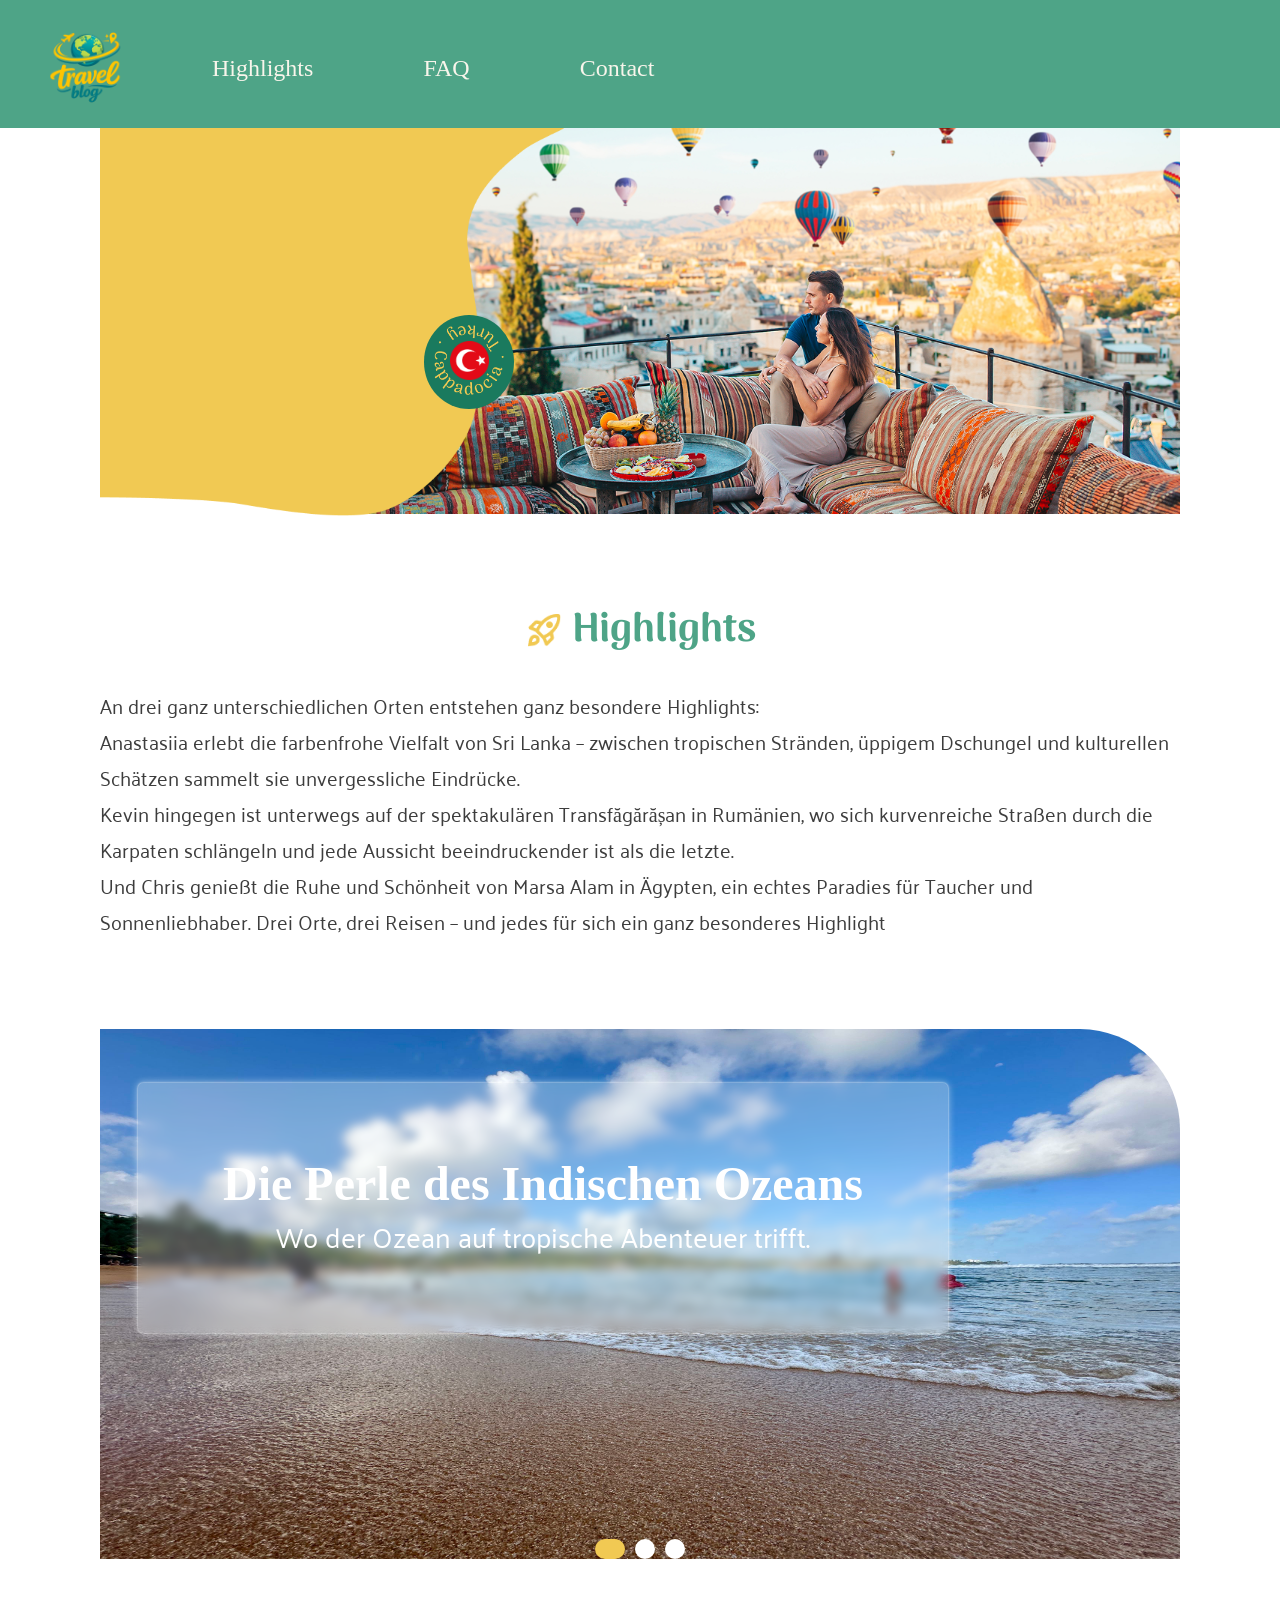
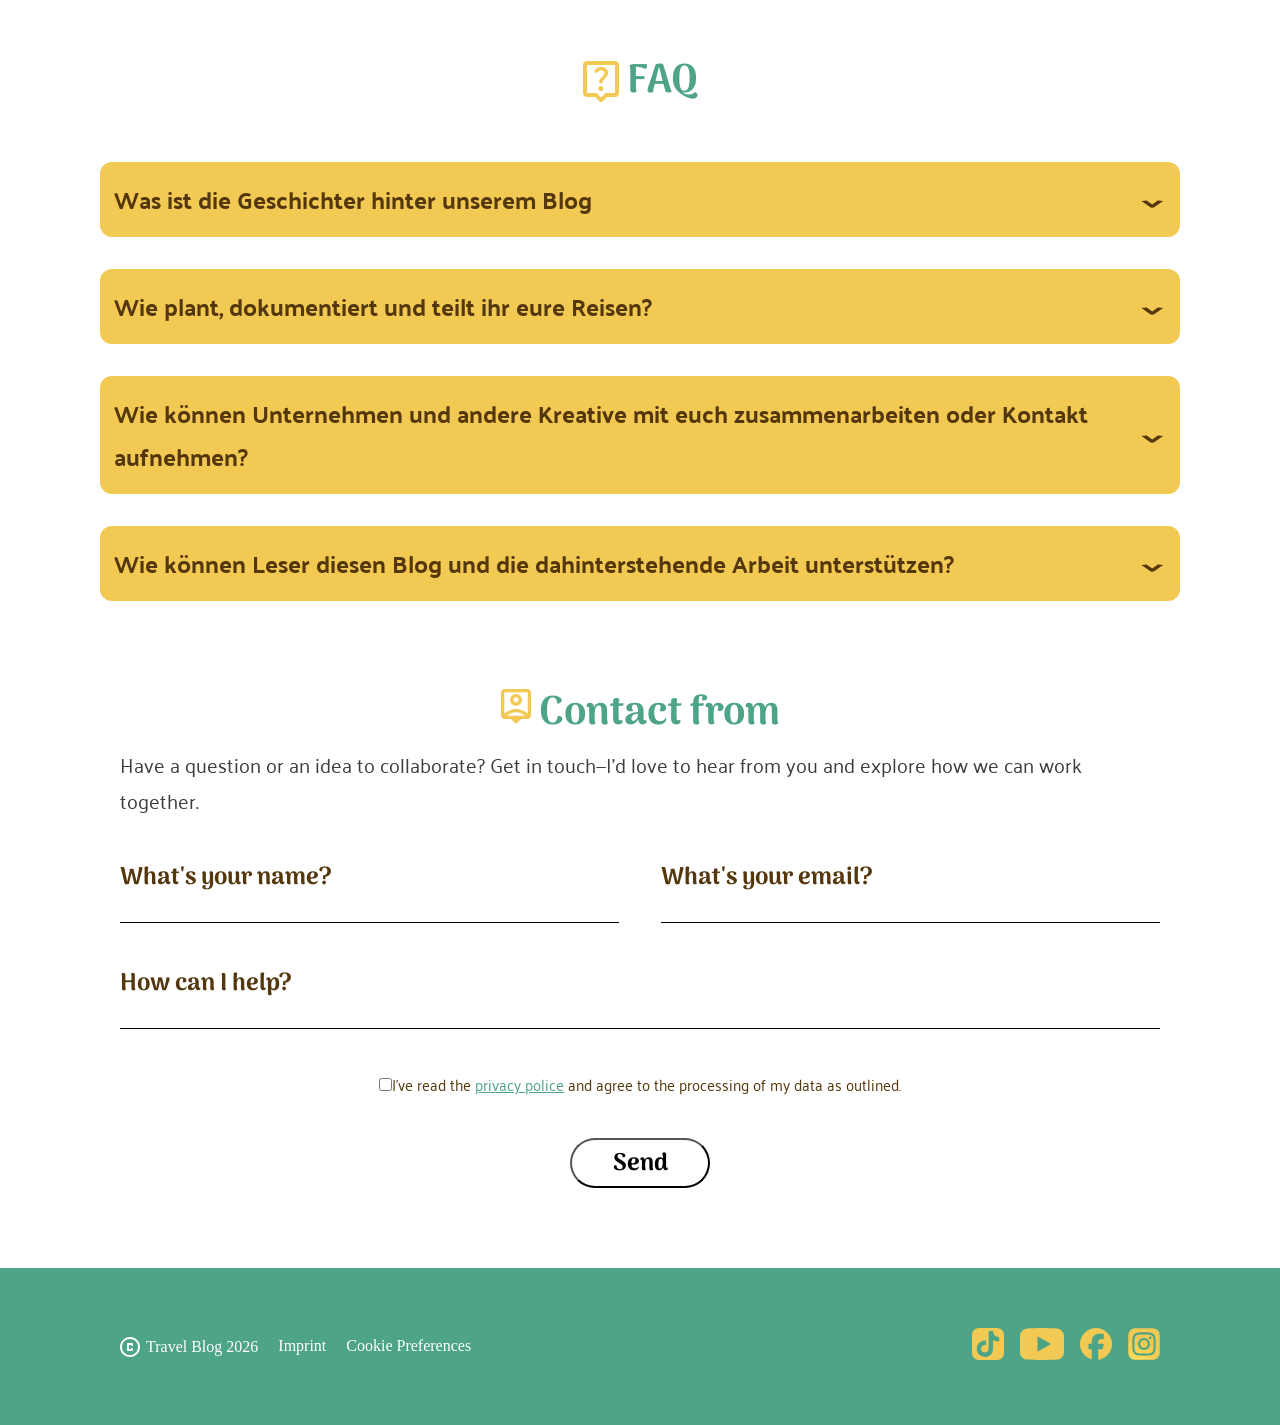
<file: html/index.html>
<!doctype html>
<html lang="de">

<head>
  <meta charset="UTF-8" />
  <meta name="viewport" content="width=device-width, initial-scale=1.0" />
  <title>Blog ACK</title>

  <link rel="shortcut icon" href="../assets/icons/logo-travel.svg" type="image/x-icon">

  <link rel="stylesheet" href="../styles/style/globelstyle.css" />
  <link rel="stylesheet" href="../styles/style/breackpointmax480.css" />
  <link rel="stylesheet" href="../styles/style/breakpointmax768.css" />
  <link rel="stylesheet" href="../styles/style/breackpointmax1280.css" />
  <link rel="stylesheet" href="../styles/style/breackpointmax.css" />
  <link rel="stylesheet" href="../styles/fonts/font.css" />
</head>

<body>
  <header>
    <nav>
      <img src="../assets/icons/logo-travel.svg" alt="Travel Blog Icon">
      <ul class="nav-links">
        <li><a class="first-link" href="#Highlights">Highlights <img class="hover-one"
              src="../assets/icons/Vector 11.svg" alt=""></a></li>
        <li><a class="second-link" href="#FAQ">FAQ <img class="hover-two" src="../assets/icons/Vector 11 (1).svg"
              alt=""></a></li>
        <li><a class="third-link" href="#Contact">Contact<img class="hover-three" src="../assets/icons/Vector 12.svg"
              alt=""></a></li>
      </ul>
    </nav>

  </header>
  <main>
    <section class="hero">

      <div class="hero-img">
        <img src="../assets/img/Vector 16.png" alt="hintergrund" class="shape">
        <img src="../assets/img/header_photo.png" alt="Cappadocia" class="main-img">
        <div class=" hero-txt hidden">
          <div>
            <h2>Cappadocia</h2>
            <p>From sunrise balloons to hidden</p>
          </div>
          <div>
            <p>cave dwellings, every moment</p>
          </div>
          <div>
            <p>feels unreal in the best way.</p>
          </div>
        </div>
        <div class="logo-header">
          <div class="rotate">
            <img src="../assets/img/turkey-text.png" alt="">

          </div>
          <div class="static">
            <img src="../assets/img/turkey_flag.png" alt="">
          </div>




        </div>
      </div>


    </section>
    <section class=" highlights">
      <!-- Highligts -->
      <section class="highlights_header">
        <div>
          <img src="../assets/icons/rocket_launch.png" alt="Icon einer Rakete" />
          <h2 id="Highlights">Highlights</h2>
        </div>

        <p>
          An drei ganz unterschiedlichen Orten entstehen ganz besondere
          Highlights: <br />
          Anastasiia erlebt die farbenfrohe Vielfalt von Sri Lanka – zwischen
          tropischen Stränden, üppigem Dschungel und kulturellen Schätzen
          sammelt sie unvergessliche Eindrücke. <br />
          Kevin hingegen ist unterwegs auf der spektakulären Transfăgărășan in
          Rumänien, wo sich kurvenreiche Straßen durch die Karpaten schlängeln
          und jede Aussicht beeindruckender ist als die letzte. <br />
          Und Chris genießt die Ruhe und Schönheit von Marsa Alam in Ägypten,
          ein echtes Paradies für Taucher und Sonnenliebhaber. Drei Orte, drei
          Reisen – und jedes für sich ein ganz besonderes Highlight
        </p>
      </section>
      <section class="slider_a">
        <input type="radio" name="slider" value="ana" checked />
        <input type="radio" name="slider" value="kevin" />
        <input type="radio" name="slider" value="chris" />

        <div class="slider_a_wrapper">
          <div class="slider_a_element">
            <!-- Neue anordnung muss noch live gestellt werden -->
            <a href="./ana.html">
              <img class="element_ana" src="../assets/img/anastasiia/Sri_lanka.jpg" alt="Sri Lanka" />
              <div class="slider_overlay">
                <h1>Die Perle des Indischen Ozeans </h1>
                <p>Wo der Ozean auf tropische Abenteuer trifft.</p>
              </div>
            </a>
          </div>
          <div class="slider_a_element">
            <a href="./kevin.html">
              <img class="element_kevin" src="../assets/img/kevin/Karpaten.jpg" alt="Karpaten" />
              <div class="slider_overlay">
                <h1>Die spektakulärste Straße Europas</h1>
                <p>Freiheit beginnt dort, wo die Straße sich windet.</p>
              </div>
            </a>
          </div>
          <div class="slider_a_element">
            <a href="./chris.html">
              <img class="element_chris" src="../assets/img/chris/underwater3.JPG" alt="Unterwasserscene" />
              <div class="slider_overlay">
                <h1>Strand, Sonne und Tauchen</h1>
                <p>Ägyptens Unterwasserwelt, was ein Traum.</p>
              </div>
            </a>
          </div>
        </div>
      </section>
    </section>
    <section class="faq">
      <!-- FAQ -->
      <div class="faq_head">
        <img src="../assets/icons/faq.png" alt="Icon FAQ">
        <h2 id="FAQ">FAQ</h2>
      </div>
      <section class="faq_section">
        <details>
          <summary>Was ist die Geschichter hinter unserem Blog</summary>
          <p>
            Sowohl Anastasiia, Kevin und Christian Reisen gerne. Wir haben uns
            auf einer Reise in Agypten kennen gelern und uns auf anhieb gut
            verstanden. Zum ende der Reise meinten Kevin und Anastasiia lasst
            uns doch einen gemeinsamen blog Schreiben. Und so enstand die Idee
            und das Geinsame Reisen
          </p>
        </details>
        <details>
          <summary>Wie plant, dokumentiert und teilt ihr eure Reisen?</summary>
          <p>
            Wir planen das gesamte als projekt und schauen wer was
            organiesieret und was wir gemeinsam Organiesieren müssen, die
            Dokumentation erfolgt über die bilder und was wir erleben. Wir
            teilen diese auf unseren Sozial media kanälen und zum größten teil
            auf unserem Reiseblog
          </p>
        </details>
        <details>
          <summary>
            Wie können Unternehmen und andere Kreative mit euch
            zusammenarbeiten oder Kontakt aufnehmen?
          </summary>
          <p>
            Ihr könnt gerne über das Kontaktformular im unterenteil unseres
            bloges Kontakt mit uns aufnehmen
          </p>
        </details>
        <details>
          <summary>
            Wie können Leser diesen Blog und die dahinterstehende Arbeit
            unterstützen?
          </summary>
          <p>
            Unterstützen könnt ihr uns durch teilen des Reiseblogs und für
            Finanzelle Unterstützung Kontaktiert uns am besten
          </p>
        </details>
      </section>
    </section>
    <section class="contact">
      <!-- Contact form -->
      <div id="Contact" class="contact-header">
        <h2>
          <img src="../assets/icons/person_pin.png" alt="" /> Contact from
        </h2>
        <p>
          Have a question or an idea to collaborate? Get in touch—I’d love to
          hear from you and explore how we can work together.
        </p>
      </div>

      <div class="contact-contact">
        <div class="contact-name text">
          <h3>What's your name?</h3>
          <input type="text" />
        </div>

        <div class="contact-email text">
          <h3>What's your email?</h3>
          <input type="email" />
        </div>
      </div>

      <div class="contact-help text help-text">
        <h3>How can I help?</h3>
        <input type="text" />
      </div>

      <div class="contact-pp">
        <input type="checkbox" name="" id="" />
        <p>
          I've read the
          <a href="https://www.youtube.com/watch?v=Aq5WXmQQooo" target="_blank">privacy police</a>
          and agree to the processing of my data as outlined.
        </p>
      </div>
      <div class="contact-button">
        <input type="button" value="Send" />
      </div>
    </section>
  </main>
  <footer>
    <div class="left-footer">
      <div class="brand">
        <img class="copy-style" src="../assets/icons/copyright.svg" alt="">
        <a href="">Travel Blog 2026</a>
      </div>
      <div class="left-footer">
        <a href="../html/impressum.html">Imprint</a>
        <a href="">Cookie Preferences</a>
      </div>

    </div>
    <div id="" class="right_footer">
      <a href="https://www.tiktok.com" target="_blank"><img class="icon-footer-style"
          src="../assets/icons/Tiktok_icon 1.svg" alt="TikTok Icon"></a>
      <a href="https://www.youtube.com/" target="_blank"><img class="icon-footer-style"
          src="../assets/icons/youtube.svg" alt="YouTube Icon"></a>
      <a href="https://www.facebook.com/" target="_blank"><img class="icon-footer-style"
          src="../assets/icons/facebook.svg" alt="Facebook Icon"></a>
      <a href="https://www.instagram.com/" target="_blank"><img class="icon-footer-style"
          src="../assets/icons/Instagram_logo_2016 1.svg" alt="Inastagram Icon"></a>
    </div>





  </footer>

  <div class="mobile-menu-icons">
    <a href="../html/index.html"><img src="../assets/icons/Home.svg" alt=""></a>
    <a href="../html/index.html#Highlights"><img src="../assets/icons/rocket_launch.svg" alt=""></a>
    <a href="../html/index.html#FAQ"><img src="../assets/icons/live_help.svg" alt=""></a>
    <a href="../html/index.html#Contact"><img src="../assets/icons/person_pin.svg" alt=""></a>
  </div>
</body>

</html>
</file>
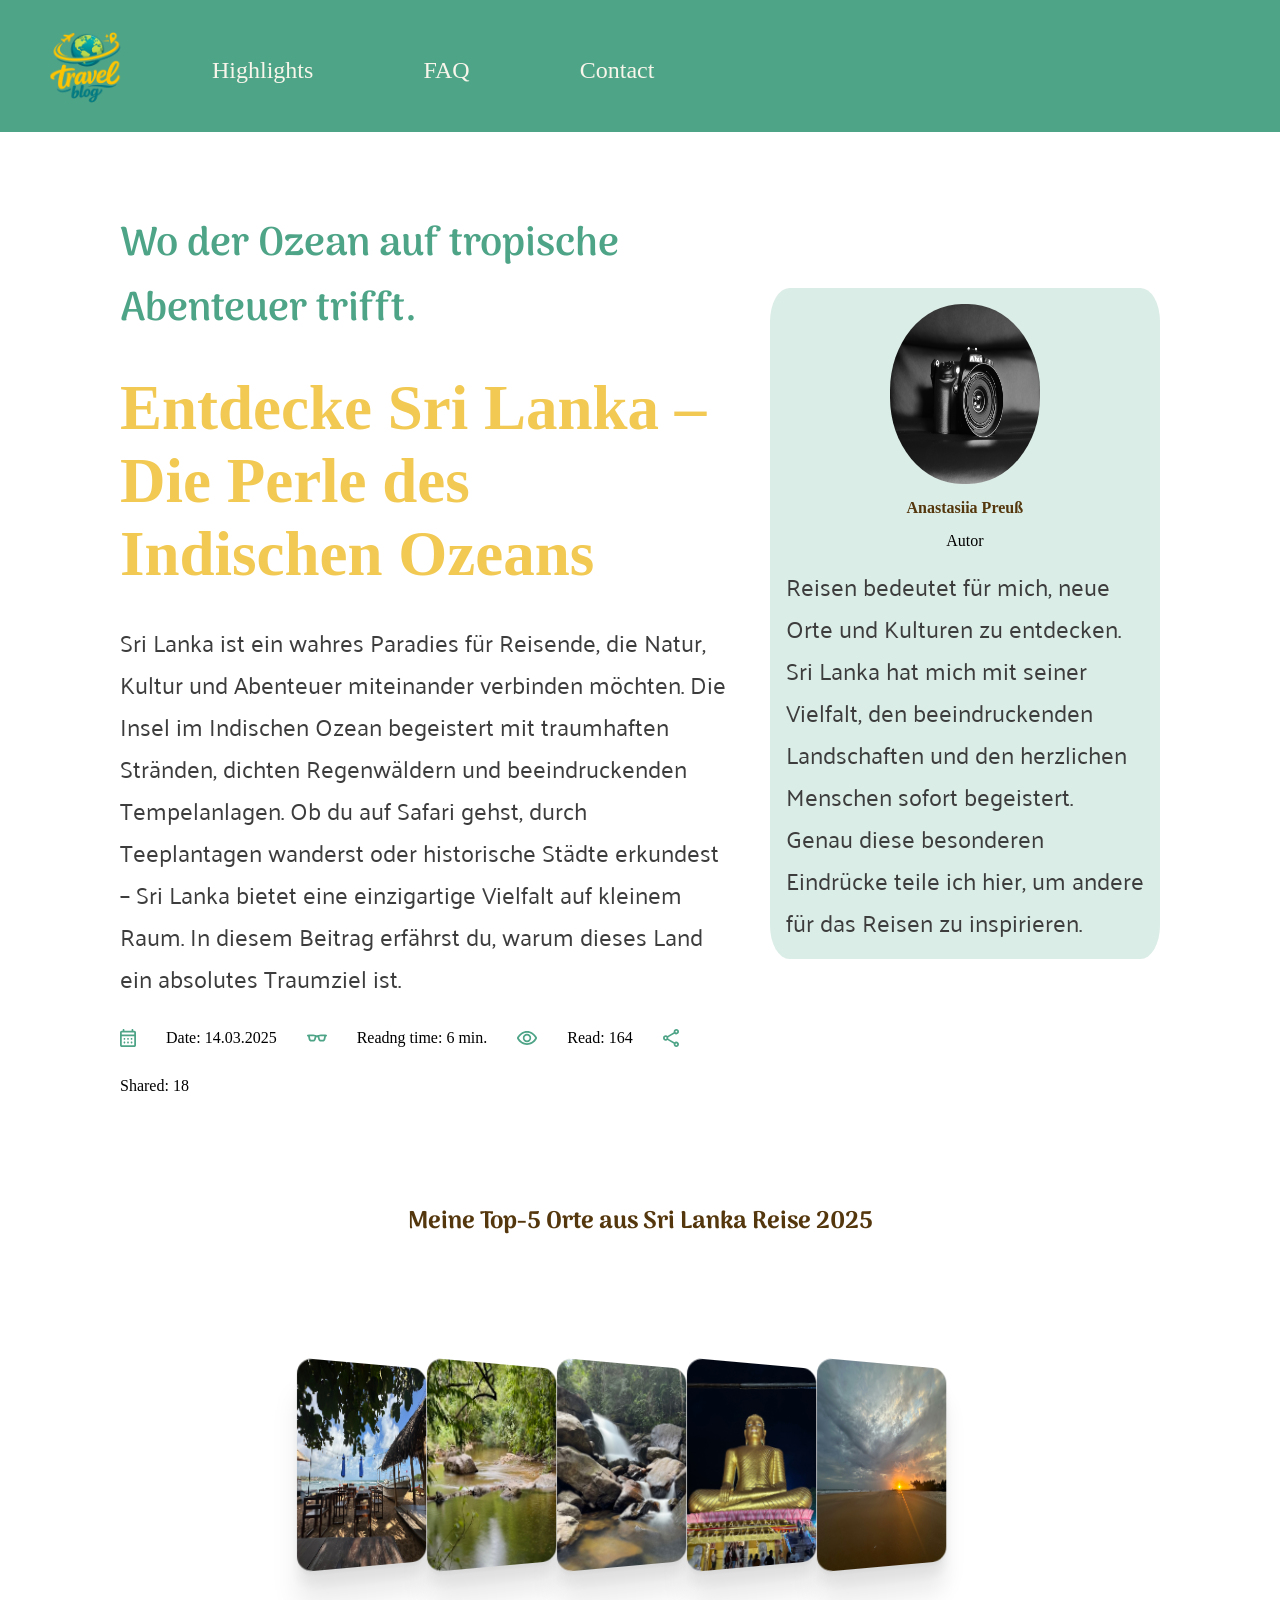
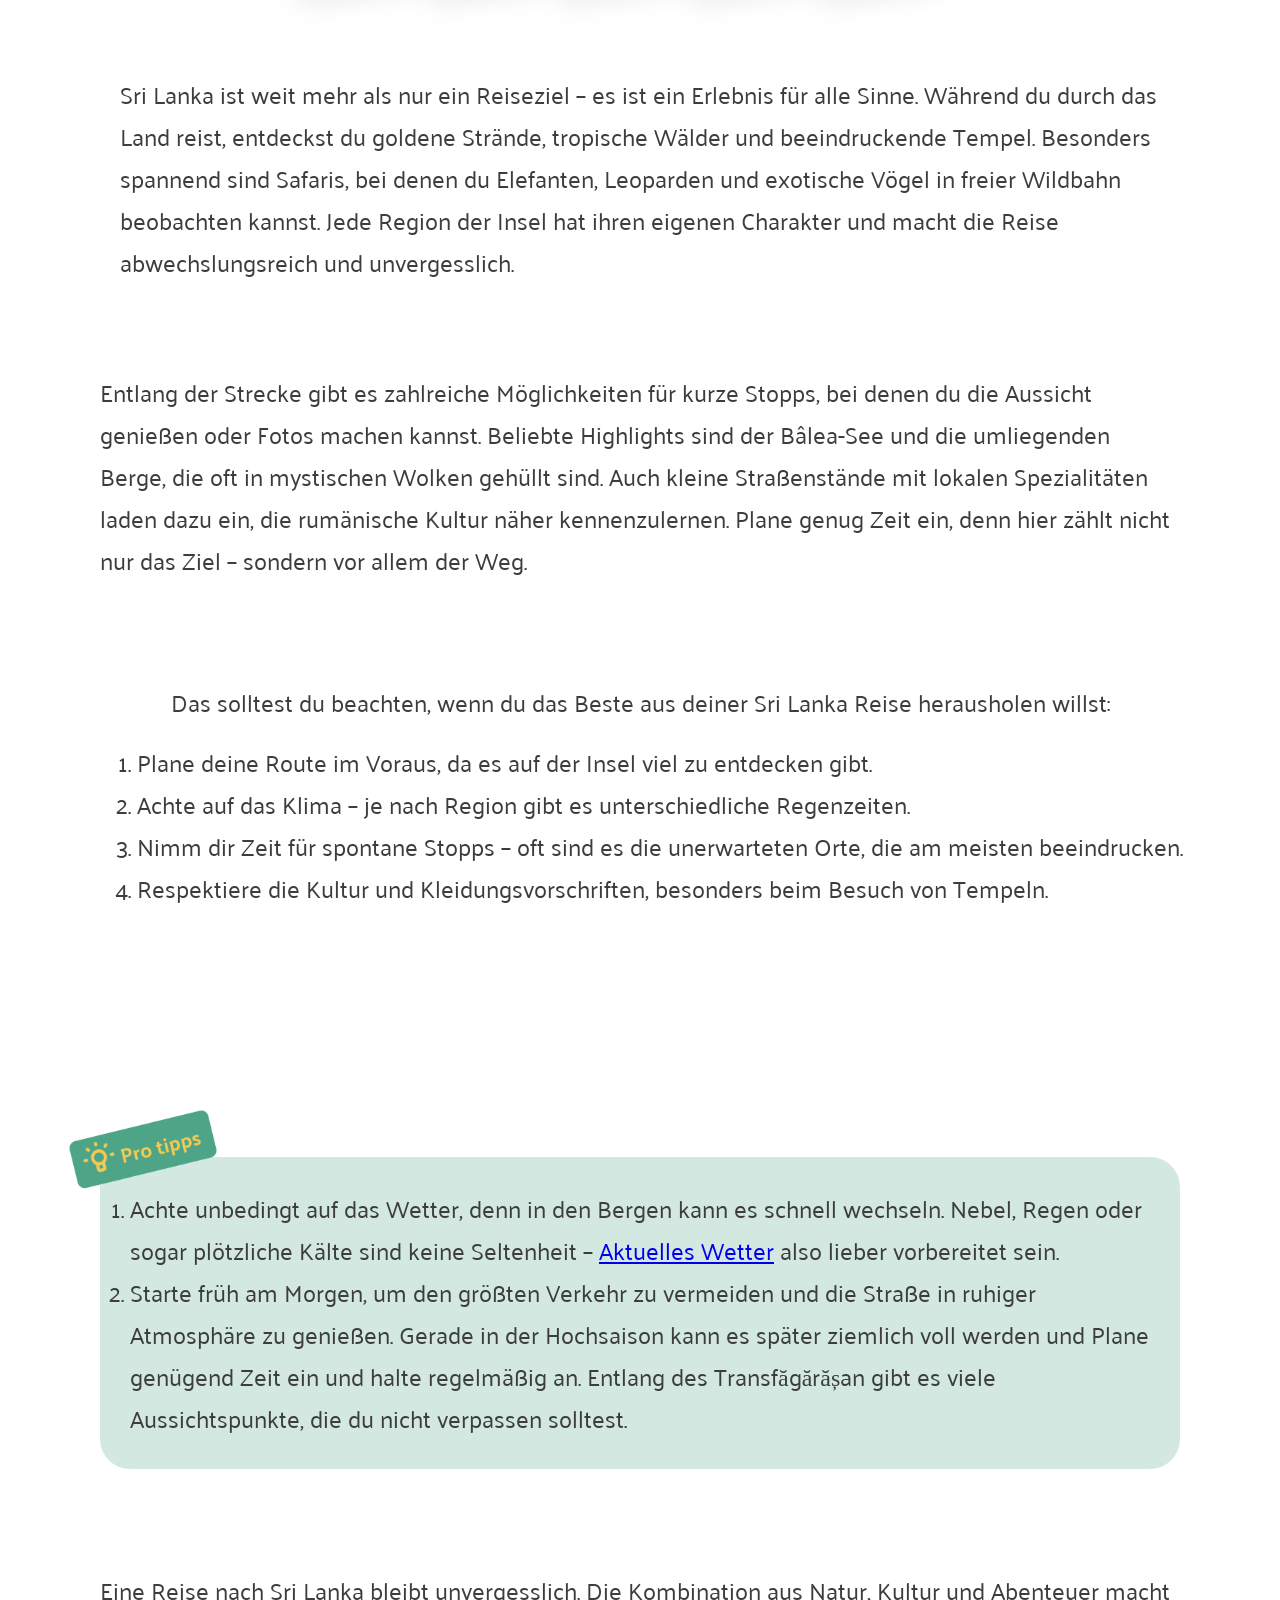
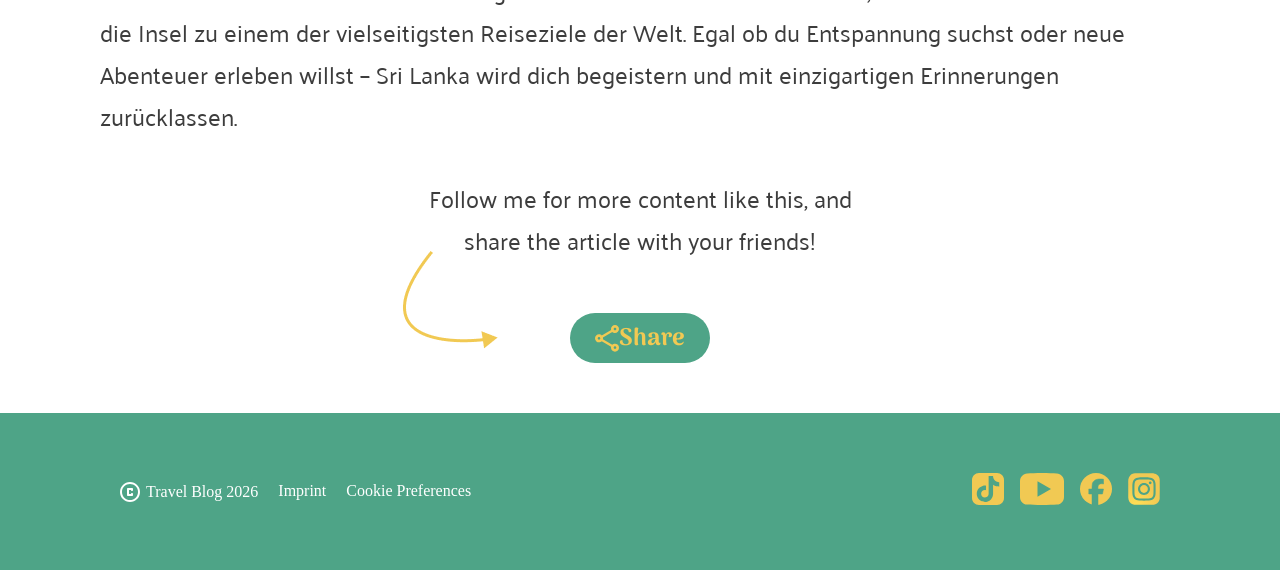
<file: html/ana.html>
<!DOCTYPE html>
<html lang="de">

<head>
    <meta charset="UTF-8">
    <meta name="viewport" content="width=device-width, initial-scale=1.0">
    <title>Sri Lanka</title>

    <link rel="shortcut icon" href="../assets/icons/logo-travel.svg" type="image/x-icon">

    <link rel="stylesheet" href="../styles/style/globelstyle.css" />
    <link rel="stylesheet" href="../styles/style/breackpointmax480.css" />
    <link rel="stylesheet" href="../styles/style/breakpointmax768.css" />
    <link rel="stylesheet" href="../styles/style/breackpointmax1280.css" />
    <link rel="stylesheet" href="../styles/style/breackpointmax.css" />
    <link rel="stylesheet" href="../styles/fonts/font.css" />
</head>

<body>

    <header>
        <nav>
            <a href="../html/index.html"><img src="../assets/icons/logo-travel.svg" alt="Travel Blog Icon"></a>
            <ul class="nav-links">
                <li><a class="first-link" href="./index.html#Highlights">Highlights <img class="hover-one"
                            src="../assets/icons/Vector 11.svg" alt=""></a></li>
                <li><a class="second-link" href="./index.html#FAQ">FAQ <img class="hover-two"
                            src="../assets/icons/Vector 11 (1).svg" alt=""></a></li>
                <li><a class="third-link" href="./index.html#Contact">Contact<img class="hover-three"
                            src="../assets/icons/Vector 12.svg" alt=""></a></li>
            </ul>
        </nav>

    </header>

    <main>
        <section class="gl-start-section">
            <section class="gl-preface">
                <div class="gl-starttext">
                    <h2 class="gl-minitext">Wo der Ozean auf tropische Abenteuer trifft.</h2>
                    <h1>Entdecke Sri Lanka – Die Perle des Indischen Ozeans</h1>
                    <p class="p">
                        Sri Lanka ist ein wahres Paradies für Reisende, die Natur, Kultur und Abenteuer miteinander
                        verbinden möchten.
                        Die Insel im Indischen Ozean begeistert mit traumhaften Stränden, dichten Regenwäldern und
                        beeindruckenden
                        Tempelanlagen. Ob du auf Safari gehst, durch Teeplantagen wanderst oder historische Städte
                        erkundest
                        – Sri Lanka
                        bietet eine einzigartige Vielfalt auf kleinem Raum. In diesem Beitrag erfährst du, warum dieses
                        Land
                        ein absolutes
                        Traumziel ist.
                    </p>
                    <div class="gl-icon">
                        <img src="../assets/icons/calendar_month.svg" alt="Kalender Icon" /><span>Date:
                            14.03.2025</span>
                        <img src="../assets/icons/eyeglasses_2.svg" alt="Lesen Icon" /><span>Readng time: 6 min.</span>
                        <img src="../assets/icons/visibility.svg" alt="Gesehen Icon" /><span>Read: 164</span>
                        <img src="../assets/icons/share.svg" alt="Teilen Icon" /><span>Shared: 18</span>
                    </div>
                </div>
                <div class="autor_style">
                    <img src="../assets/img/anastasiia/annabel_p-camera-4173566_1920.jpg"
                        alt="Foto von Anastasiia Preuß" />
                    <h4>Anastasiia Preuß</h4>
                    <span>Autor</span>
                    <p class="p">
                        Reisen bedeutet für mich, neue Orte und Kulturen zu entdecken. Sri Lanka hat mich mit seiner
                        Vielfalt,
                        den beeindruckenden Landschaften und den herzlichen Menschen sofort begeistert.

                        Genau diese besonderen Eindrücke teile ich hier, um andere für das Reisen zu inspirieren.
                    </p>
                </div>
            </section>
            <section>
                <h3 class="top_style"> Meine Top-5 Orte aus Sri Lanka Reise 2025</h3>
            </section>


            <input id="s1" type="radio" name="slider" value="Bild von der Bar am Strand" checked>
            <input id="s2" type="radio" name="slider" value="Bild vom dem Fluss im Dschungel">
            <input id="s3" type="radio" name="slider" value="Bild von der Bar am Strand">
            <input id="s4" type="radio" name="slider" value="Bild vom Wasserfall in den Bergen">
            <input id="s5" type="radio" name="slider" value="Bild aus einem Tempel">
            <div class="viewport">
                <section class="slider">
                    <img id="element_a" class="slider_element" src="../assets/img/anastasiia/IMG_2146.JPG"
                        alt="Bild von der Bar am Strand">
                    <img id="element_b" class="slider_element" src="../assets/img/anastasiia/IMG_2419.jpg"
                        alt="Bild vom dem Fluss im Dschungel">
                    <img id="element_c" class="slider_element" src="../assets/img/anastasiia/IMG_2891.JPG"
                        alt="Bild vom Wasserfall in den Bergen">
                    <img id="element_d" class="slider_element" src="../assets/img/anastasiia/IMG_2747.JPG"
                        alt="Bild aus einem Tempel">
                    <img id="element_e" class="slider_element" src="../assets/img/anastasiia/IMG_2272.JPG"
                        alt="Bild von einem Sonnenuntergang">
                </section>
            </div>
            <div class="dots">
                <label for="s1"></label>
                <label for="s2"></label>
                <label for="s3"></label>
                <label for="s4"></label>
                <label for="s5"></label>
            </div>

            <section class="gl-second-text">
                <p class="p">Sri Lanka ist weit mehr als nur ein Reiseziel – es ist ein Erlebnis für alle Sinne.
                    Während
                    du
                    durch
                    das
                    Land
                    reist, entdeckst du goldene Strände, tropische Wälder und beeindruckende Tempel. Besonders
                    spannend
                    sind
                    Safaris,
                    bei denen du Elefanten, Leoparden und exotische Vögel in freier Wildbahn beobachten kannst. Jede
                    Region
                    der Insel
                    hat ihren eigenen Charakter und macht die Reise abwechslungsreich und unvergesslich.
                </p>
            </section>

            <section class="gl-text-content">
                <p class="p">Entlang der Strecke gibt es zahlreiche Möglichkeiten für kurze Stopps, bei denen du die
                    Aussicht
                    genießen oder Fotos machen kannst. Beliebte Highlights sind der Bâlea-See und die umliegenden
                    Berge,
                    die oft in mystischen Wolken gehüllt sind. Auch kleine Straßenstände mit lokalen Spezialitäten
                    laden
                    dazu ein, die rumänische Kultur näher kennenzulernen. Plane genug Zeit ein, denn hier zählt
                    nicht
                    nur das Ziel – sondern vor allem der Weg.</p>
            </section>

            <section id="ana_ol" class="gl-list">
                <p class="p">Das solltest du beachten, wenn du das Beste aus deiner Sri Lanka Reise herausholen
                    willst:
                </p>
                <br>
                <ol>
                    <li class="p">Plane deine Route im Voraus, da es auf der Insel viel zu entdecken gibt.</li>
                    <li class="p">Achte auf das Klima – je nach Region gibt es unterschiedliche Regenzeiten.</li>
                    <li class="p">Nimm dir Zeit für spontane Stopps – oft sind es die unerwarteten Orte, die am
                        meisten
                        beeindrucken.</li>
                    <li class="p">Respektiere die Kultur und Kleidungsvorschriften, besonders beim Besuch von
                        Tempeln.
                    </li>
                </ol>
            </section>
            <section class="tipps-list">
                <img class="tipps-img" src="../assets/img/pro_tipps.png" alt="Pro Tipps">
                <ol>
                    <li class="p">
                        Achte unbedingt auf das Wetter, denn in den Bergen kann es schnell wechseln. Nebel, Regen
                        oder
                        sogar
                        plötzliche Kälte sind keine Seltenheit – <a
                            href="https://www.wetteronline.de/wetter/fogarasch">Aktuelles Wetter</a> also lieber
                        vorbereitet
                        sein.</li>

                    <li class="p">Starte früh am Morgen, um den größten Verkehr zu vermeiden und die Straße in
                        ruhiger
                        Atmosphäre zu
                        genießen. Gerade in der Hochsaison kann es später ziemlich voll werden und Plane genügend
                        Zeit
                        ein
                        und halte regelmäßig an. Entlang des Transfăgărășan gibt es viele Aussichtspunkte, die du
                        nicht
                        verpassen solltest.</li>
                </ol>
            </section>

            <section class="gl-text-content-2">
                <p class="p"> Eine Reise nach Sri Lanka bleibt unvergesslich. Die Kombination aus Natur, Kultur und
                    Abenteuer macht die Insel
                    zu einem der vielseitigsten Reiseziele der Welt. Egal ob du Entspannung suchst oder neue
                    Abenteuer
                    erleben willst –
                    Sri Lanka wird dich begeistern und mit einzigartigen Erinnerungen zurücklassen.</p>
            </section>

            <section>
                <div class="gl-share-one">
                    <div class="gl-share-text">
                        <p class="p">Follow me for more content like this, and</p>
                    </div>
                    <div class="gl-share-text">
                        <p class="p">share the article with your friends!</p>
                        <div class="gl-share-img">
                            <img src="../assets/img/Vector 12.png" alt="arow">
                        </div>
                    </div>

                    <div class="gl-share">
                        <input id="gl-button" type="checkbox">
                        <label class="gl-button" for="gl-button"><img src="../assets/icons/share_button.svg"
                                alt="">Share</label>

                        <div class="gl-share-link">
                            <a href="">LinkedIn</a>
                            <a href="">Whatsapp</a>
                            <img src="../assets/icons/share.svg" alt="">
                        </div>
                    </div>
            </section>



    </main>

    <footer>
        <div class="left-footer">
            <div class="brand">
                <img class="copy-style" src="../assets/icons/copyright.svg" alt="">
                <a href="">Travel Blog 2026</a>
            </div>
            <div class="left-footer">
                <a href="../html/impressum.html">Imprint</a>
                <a href="">Cookie Preferences</a>
            </div>

        </div>
        <div id="" class="right_footer">
            <a href="https://www.tiktok.com" target="_blank"><img class="icon-footer-style"
                    src="../assets/icons/Tiktok_icon 1.svg" alt="TikTok Icon"></a>
            <a href="https://www.youtube.com/" target="_blank"><img class="icon-footer-style"
                    src="../assets/icons/youtube.svg" alt="YouTube Icon"></a>
            <a href="https://www.facebook.com/" target="_blank"><img class="icon-footer-style"
                    src="../assets/icons/facebook.svg" alt="Facebook Icon"></a>
            <a href="https://www.instagram.com/" target="_blank"><img class="icon-footer-style"
                    src="../assets/icons/Instagram_logo_2016 1.svg" alt="Inastagram Icon"></a>
        </div>





    </footer>
    <div class="mobile-menu-icons">
        <a href="../html/index.html"><img src="../assets/icons/Home.svg" alt=""></a>
        <a href="../html/index.html#Highlights"><img src="../assets/icons/rocket_launch.svg" alt=""></a>
        <a href="../html/index.html#FAQ"><img src="../assets/icons/live_help.svg" alt=""></a>
        <a href="../html/index.html#Contact"><img src="../assets/icons/person_pin.svg" alt=""></a>
    </div>

</body>

</html>
</file>
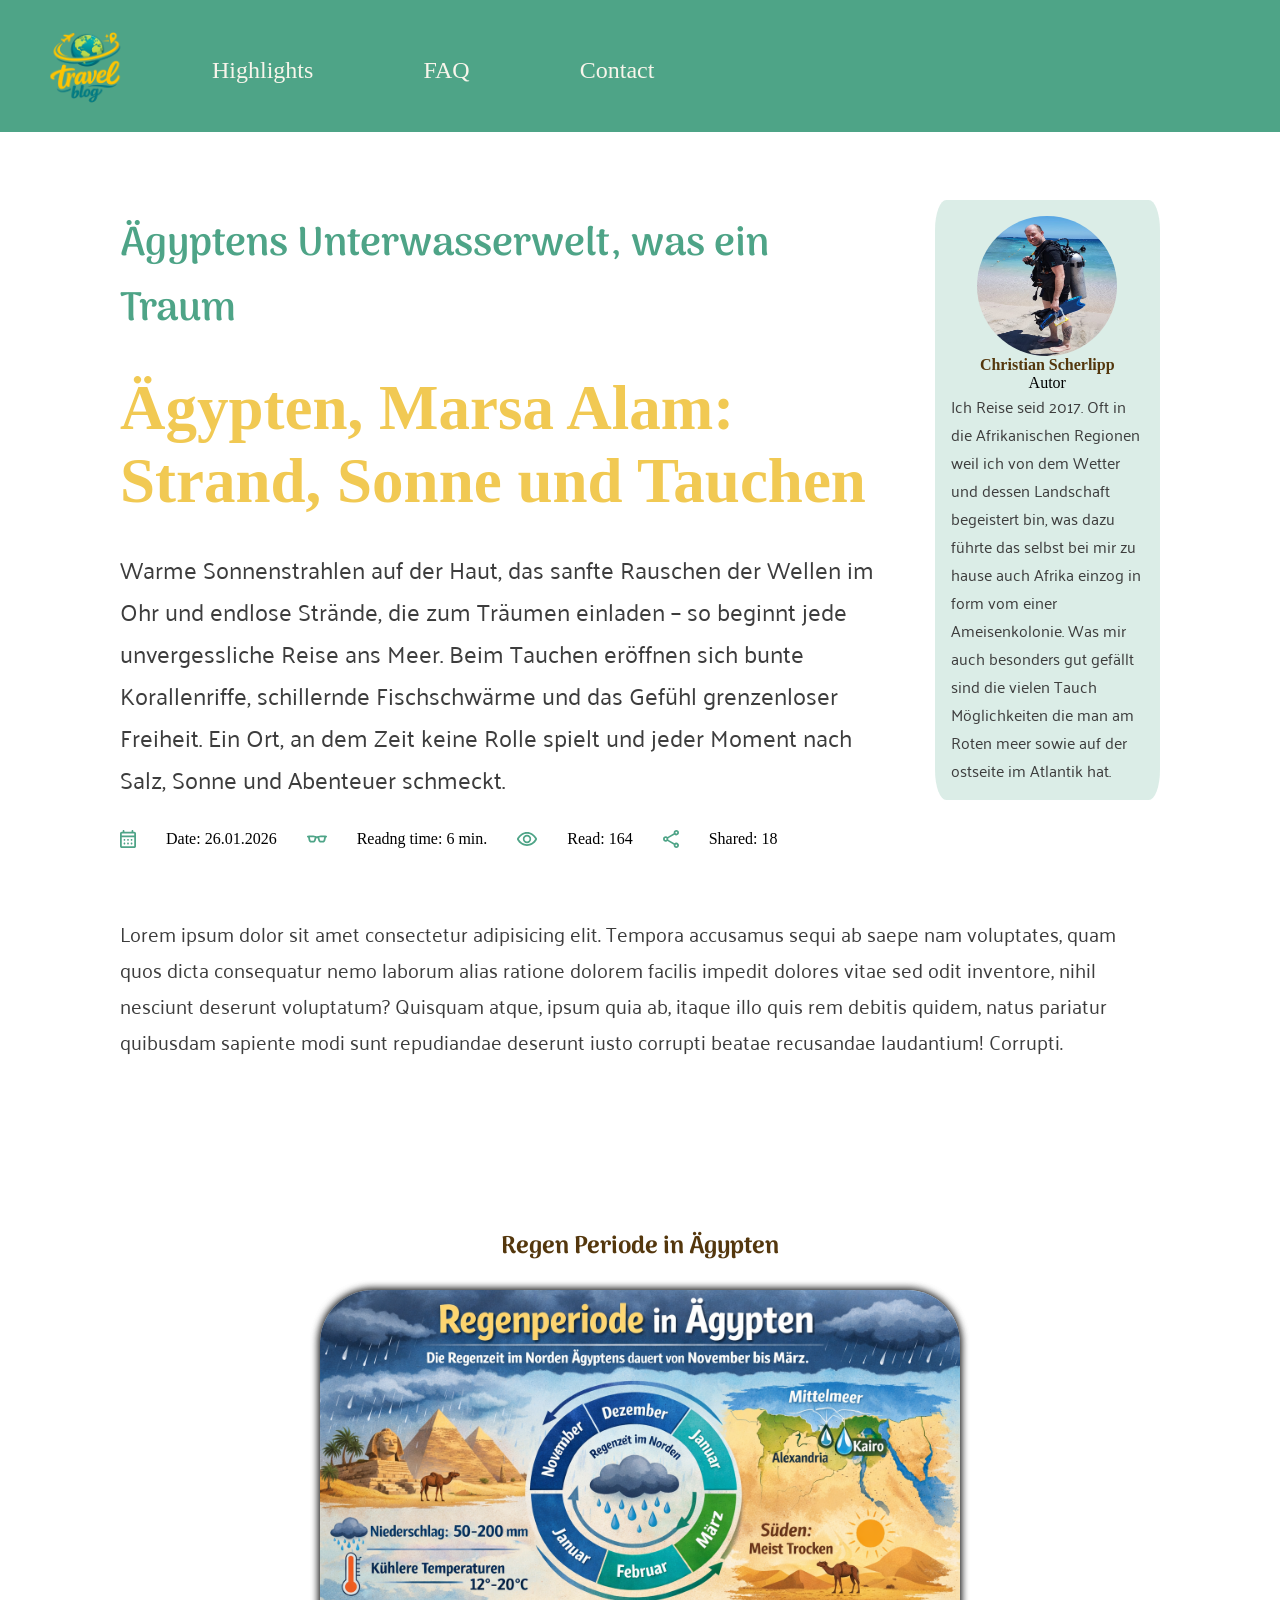
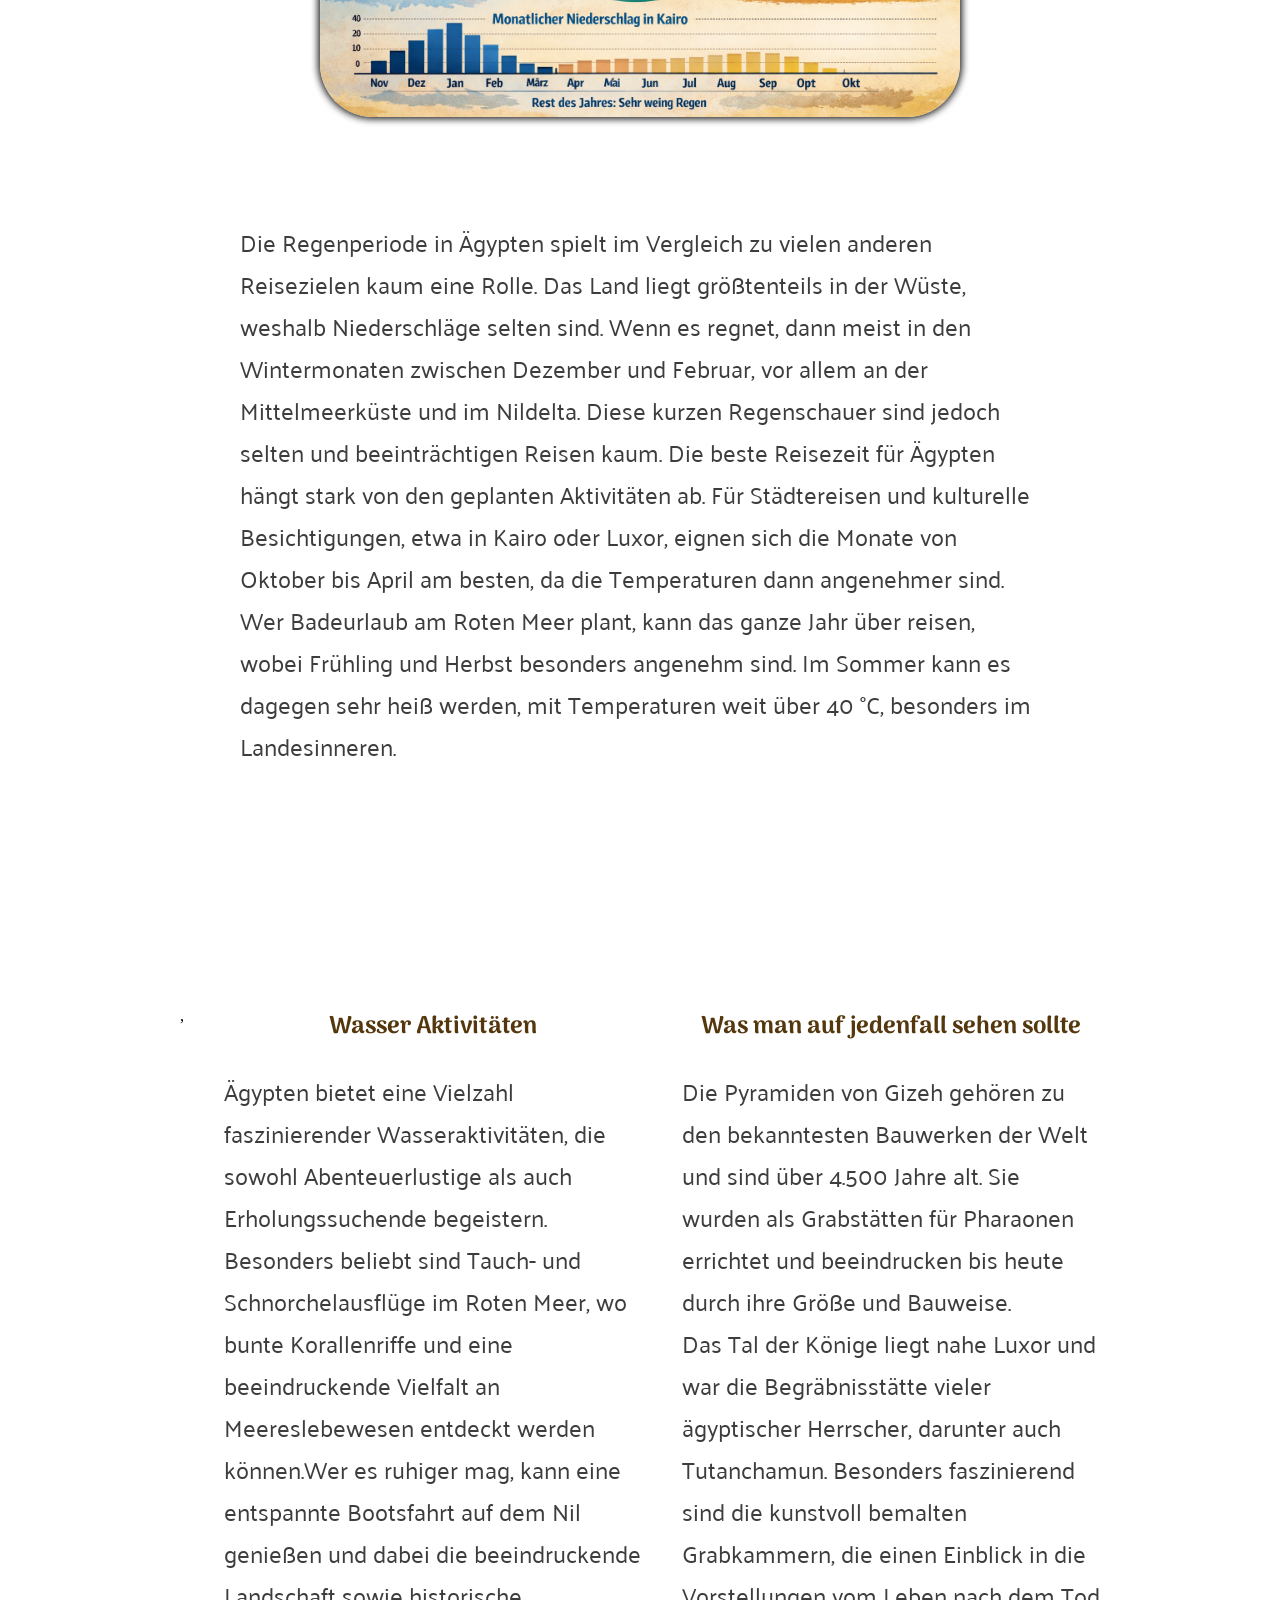
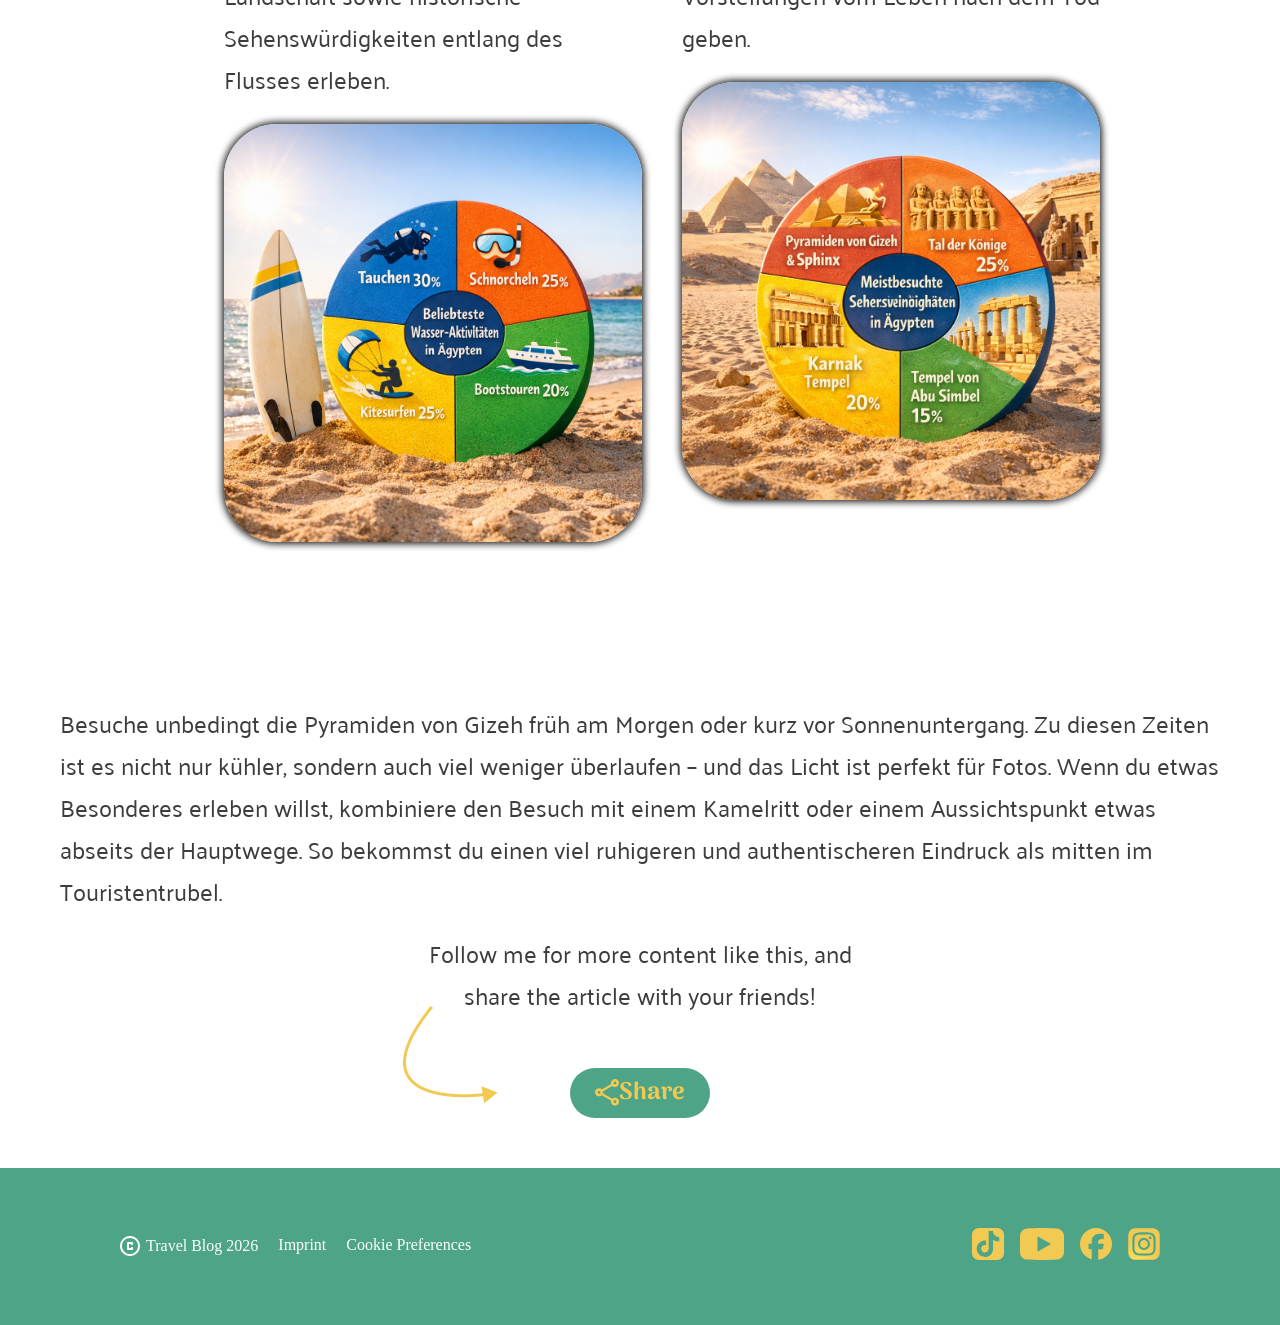
<file: html/chris.html>
<!doctype html>
<html lang="en">

<head>
  <meta charset="UTF-8" />
  <meta name="viewport" content="width=device-width, initial-scale=1.0" />
  <title>Chris Blog</title>

  <link rel="shortcut icon" href="../assets/icons/logo-travel.svg" type="image/x-icon">


  <link rel="stylesheet" href="../styles/style/globelstyle.css">
  <link rel="stylesheet" href="../styles/style/breackpointmax480.css">
  <link rel="stylesheet" href="../styles/style/breakpointmax768.css">
  <link rel="stylesheet" href="../styles/style/breackpointmax1280.css">
  <link rel="stylesheet" href="../styles/style/breackpointmax.css">
  <link rel="stylesheet" href="../styles/fonts/font.css">
</head>

<body>
  <header>
    <nav>
      <a href="../html/index.html"><img src="../assets/icons/logo-travel.svg" alt="Travel Blog Icon"></a>
      <ul class="nav-links">
        <li><a class="first-link" href="./index.html#Highlights">Highlights <img class="hover-one"
              src="../assets/icons/Vector 11.svg" alt=""></a></li>
        <li><a class="second-link" href="./index.html#FAQ">FAQ <img class="hover-two"
              src="../assets/icons/Vector 11 (1).svg" alt=""></a></li>
        <li><a class="third-link" href="./index.html#Contact">Contact<img class="hover-three"
              src="../assets/icons/Vector 12.svg" alt=""></a></li>
      </ul>
    </nav>

  </header>
  <main>
    <section class="gl-start-section">
      <section class="gl-preface">
        <div class="gl-starttext">
          <h2 class="gl-minitext">Ägyptens Unterwasserwelt, was ein Traum</h2>
          <h1>Ägypten, Marsa Alam: Strand, Sonne und Tauchen</h1>
          <p class="p">
            Warme Sonnenstrahlen auf der Haut, das sanfte Rauschen der Wellen
            im Ohr und endlose Strände, die zum Träumen einladen – so beginnt
            jede unvergessliche Reise ans Meer. Beim Tauchen eröffnen sich
            bunte Korallenriffe, schillernde Fischschwärme und das Gefühl
            grenzenloser Freiheit. Ein Ort, an dem Zeit keine Rolle spielt und
            jeder Moment nach Salz, Sonne und Abenteuer schmeckt.
          </p>
          <div class="gl-icon">
            <img src="../assets/icons/calendar_month.svg" alt="Kalender Icon" /><span>Date: 26.01.2026</span>
            <img src="../assets/icons/eyeglasses_2.svg" alt="Lesen Icon" /><span>Readng time: 6 min.</span>
            <img src="../assets/icons/visibility.svg" alt="Gesehen Icon" /><span>Read: 164</span>
            <img src="../assets/icons/share.svg" alt="Teilen Icon" /><span>Shared: 18</span>
          </div>
        </div>
        <div class="gl-info">
          <img src="../assets/img/chris/marsa_Tauch.jpg" alt="Foto von Christian Scherlipp" />
          <h4>Christian Scherlipp</h4>
          <span>Autor</span>
          <p class="p">
            Ich Reise seid 2017. Oft in die Afrikanischen Regionen weil ich
            von dem Wetter und dessen Landschaft begeistert bin, was dazu
            führte das selbst bei mir zu hause auch Afrika einzog in form vom
            einer Ameisenkolonie. Was mir auch besonders gut gefällt sind die
            vielen Tauch Möglichkeiten die man am Roten meer sowie auf der
            ostseite im Atlantik hat.
          </p>
        </div>
      </section>
      <article class="gl-second-text">
        <p>
          Lorem ipsum dolor sit amet consectetur adipisicing elit. Tempora
          accusamus sequi ab saepe nam voluptates, quam quos dicta consequatur
          nemo laborum alias ratione dolorem facilis impedit dolores vitae sed
          odit inventore, nihil nesciunt deserunt voluptatum? Quisquam atque,
          ipsum quia ab, itaque illo quis rem debitis quidem, natus pariatur
          quibusdam sapiente modi sunt repudiandae deserunt iusto corrupti
          beatae recusandae laudantium! Corrupti.
        </p>
      </article>
    </section>
    <section class="Static_section">
      <h3>Regen Periode in Ägypten</h3>
      <img class="card_static" src="../assets/img/chris/rain_period_Ägypt.png" alt="Regen Periode Ägypten" />
      <article class="p">
        Die Regenperiode in Ägypten spielt im Vergleich zu vielen anderen
        Reisezielen kaum eine Rolle. Das Land liegt größtenteils in der Wüste,
        weshalb Niederschläge selten sind. Wenn es regnet, dann meist in den
        Wintermonaten zwischen Dezember und Februar, vor allem an der
        Mittelmeerküste und im Nildelta. Diese kurzen Regenschauer sind jedoch
        selten und beeinträchtigen Reisen kaum. Die beste Reisezeit für
        Ägypten hängt stark von den geplanten Aktivitäten ab. Für Städtereisen
        und kulturelle Besichtigungen, etwa in Kairo oder Luxor, eignen sich
        die Monate von Oktober bis April am besten, da die Temperaturen dann
        angenehmer sind. Wer Badeurlaub am Roten Meer plant, kann das ganze
        Jahr über reisen, wobei Frühling und Herbst besonders angenehm sind.
        Im Sommer kann es dagegen sehr heiß werden, mit Temperaturen weit über
        40 °C, besonders im Landesinneren.
      </article>
    </section>
    <section class="activ">
      <section class="activ_section">,
        <article class="activ_card">
          <h3>Wasser Aktivitäten</h3>
          <p class="p">
            Ägypten bietet eine Vielzahl faszinierender Wasseraktivitäten, die
            sowohl Abenteuerlustige als auch Erholungssuchende begeistern.
            Besonders beliebt sind Tauch- und Schnorchelausflüge im Roten
            Meer, wo bunte Korallenriffe und eine beeindruckende Vielfalt an
            Meereslebewesen entdeckt werden können.Wer es ruhiger mag, kann
            eine entspannte Bootsfahrt auf dem Nil genießen und dabei die
            beeindruckende Landschaft sowie historische Sehenswürdigkeiten
            entlang des Flusses erleben.
          </p>
          <img src="../assets/img/chris/statistik_ativität.png" alt="Statistik Wasser Aktivitäten" />
        </article>
        <article class="activ_card">
          <h3>Was man auf jedenfall sehen sollte</h3>
          <p class="p">
            Die Pyramiden von Gizeh gehören zu den bekanntesten Bauwerken der
            Welt und sind über 4.500 Jahre alt. Sie wurden als Grabstätten für
            Pharaonen errichtet und beeindrucken bis heute durch ihre Größe
            und Bauweise. <br />

            Das Tal der Könige liegt nahe Luxor und war die Begräbnisstätte
            vieler ägyptischer Herrscher, darunter auch Tutanchamun. Besonders
            faszinierend sind die kunstvoll bemalten Grabkammern, die einen
            Einblick in die Vorstellungen vom Leben nach dem Tod geben.
          </p>
          <img src="../assets/img/chris/sehenswürdigkeit.png" alt="Statistik Wasser Aktivitäten" />
        </article>
      </section>
      <article class="p c-padding">
        Besuche unbedingt die Pyramiden von Gizeh früh am Morgen oder kurz vor
        Sonnenuntergang. Zu diesen Zeiten ist es nicht nur kühler, sondern
        auch viel weniger überlaufen – und das Licht ist perfekt für Fotos.
        Wenn du etwas Besonderes erleben willst, kombiniere den Besuch mit
        einem Kamelritt oder einem Aussichtspunkt etwas abseits der Hauptwege.
        So bekommst du einen viel ruhigeren und authentischeren Eindruck als
        mitten im Touristentrubel.
      </article>
    </section>

    <section>
      <div class="gl-share-one">
        <div class="gl-share-text">
          <p class="p">Follow me for more content like this, and</p>
        </div>
        <div class="gl-share-text">
          <p class="p">share the article with your friends!</p>
          <div class="gl-share-img">
            <img src="../assets/img/Vector 12.png" alt="arow">
          </div>
        </div>

        <div class="gl-share">
          <input id="gl-button" type="checkbox">
          <label class="gl-button" for="gl-button"><img src="../assets/icons/share_button.svg" alt="">Share</label>

          <div class="gl-share-link">
            <a href="">LinkedIn</a>
            <a href="">Whatsapp</a>
            <img src="../assets/icons/share.svg" alt="">
          </div>
        </div>
    </section>
  </main>
  <footer>
    <div class="left-footer">
      <div class="brand">
        <img class="copy-style" src="../assets/icons/copyright.svg" alt="" />
        <a href="">Travel Blog 2026</a>
      </div>
      <div class="left-footer">
        <a href="../html/impressum.html">Imprint</a>
        <a href="">Cookie Preferences</a>
      </div>
    </div>
    <div id="" class="right_footer">
      <a href="https://www.tiktok.com" target="_blank"><img class="icon-footer-style"
          src="../assets/icons/Tiktok_icon 1.svg" alt="TikTok Icon" /></a>
      <a href="https://www.youtube.com/" target="_blank"><img class="icon-footer-style"
          src="../assets/icons/youtube.svg" alt="YouTube Icon" /></a>
      <a href="https://www.facebook.com/" target="_blank"><img class="icon-footer-style"
          src="../assets/icons/facebook.svg" alt="Facebook Icon" /></a>
      <a href="https://www.instagram.com/" target="_blank"><img class="icon-footer-style"
          src="../assets/icons/Instagram_logo_2016 1.svg" alt="Inastagram Icon" /></a>
    </div>
  </footer>

  <div class="mobile-menu-icons">
    <a href="../html/index.html"><img src="../assets/icons/Home.svg" alt=""></a>
    <a href="../html/index.html#Highlights"><img src="../assets/icons/rocket_launch.svg" alt=""></a>
    <a href="../html/index.html#FAQ"><img src="../assets/icons/live_help.svg" alt=""></a>
    <a href="../html/index.html#Contact"><img src="../assets/icons/person_pin.svg" alt=""></a>
  </div>
</body>

</html>
</file>
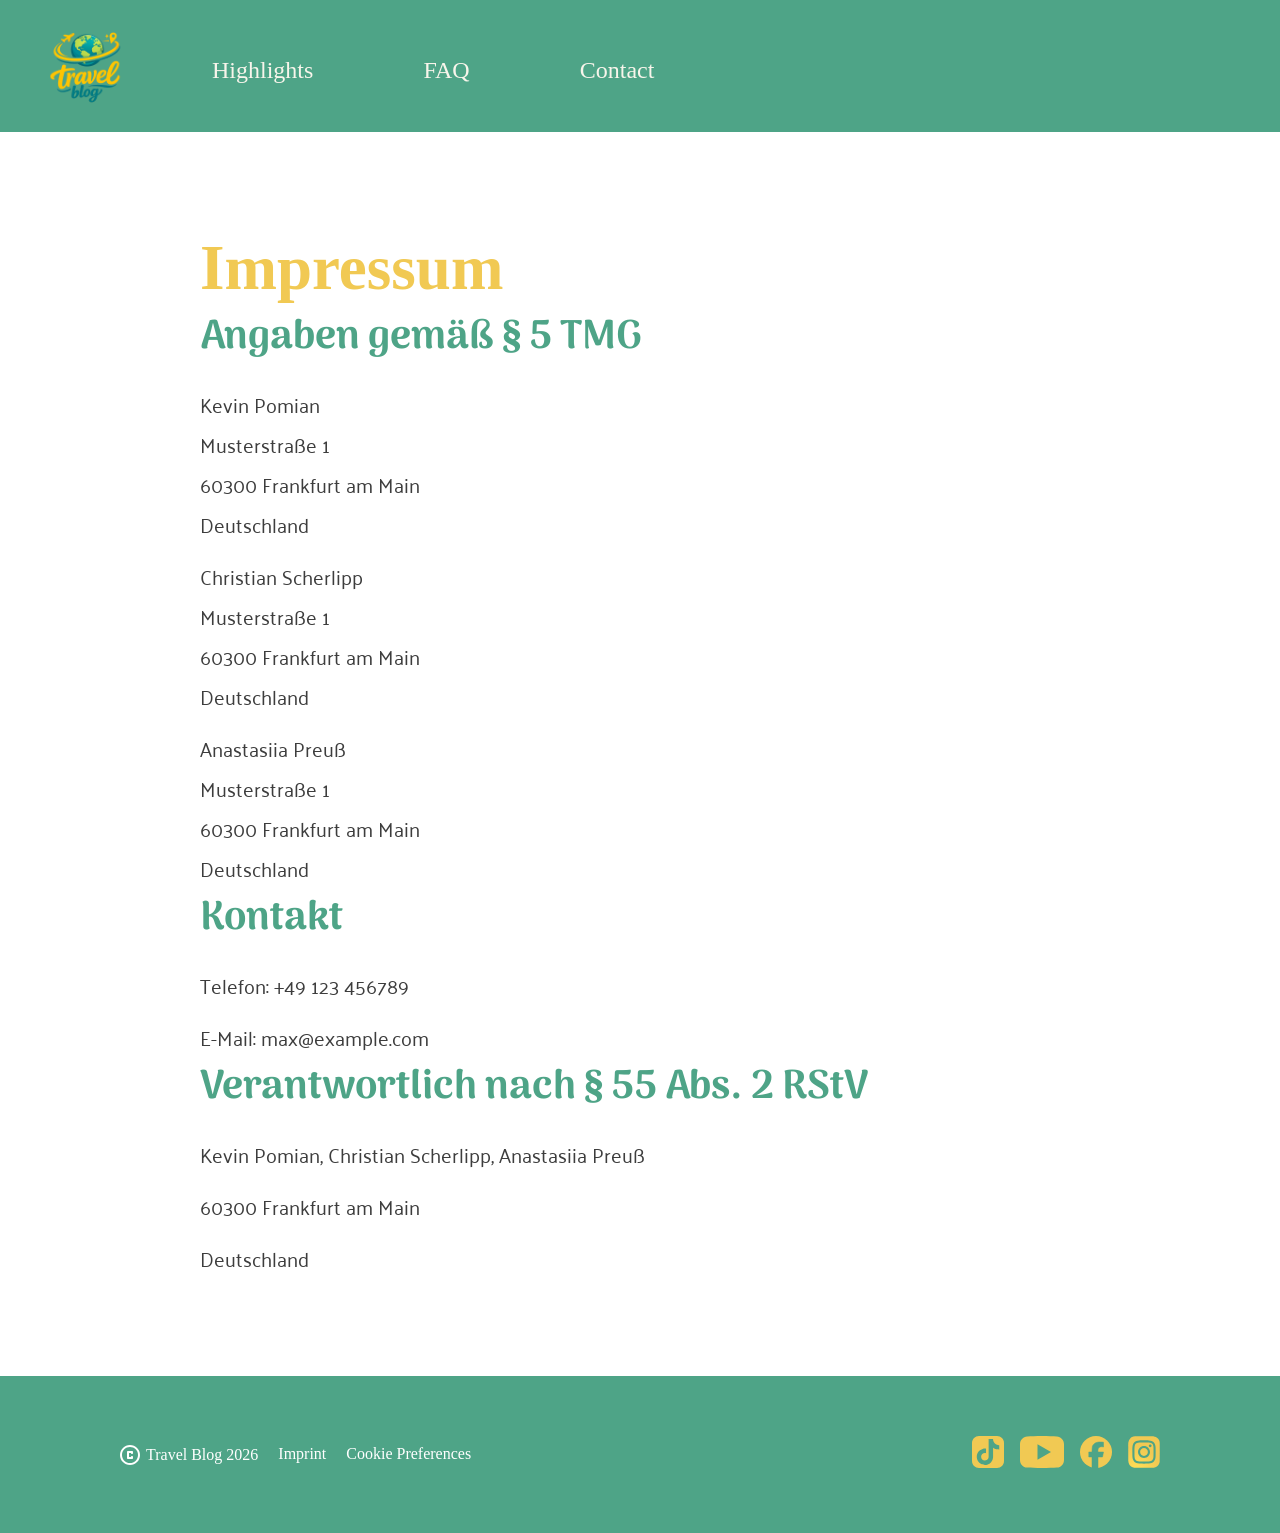
<file: html/impressum.html>
<!DOCTYPE html>
<html lang="de">

<head>
    <meta charset="UTF-8">
    <title>Impressum</title>
    <link rel="stylesheet" href="../styles/style/globelstyle.css" />
    <link rel="stylesheet" href="../styles/style/breackpointmax480.css" />
    <link rel="stylesheet" href="../styles/style/breakpointmax768.css" />
    <link rel="stylesheet" href="../styles/style/breackpointmax1280.css" />
    <link rel="stylesheet" href="../styles/style/breackpointmax.css" />
    <link rel="stylesheet" href="../styles/fonts/font.css" />
</head>

<body>
    <header>
        <nav>
            <a href="../html/index.html"><img src="../assets/icons/logo-travel.svg" alt="Travel Blog Icon"></a>
            <ul class="nav-links">
                <li><a class="first-link" href="./index.html#Highlights">Highlights <img class="hover-one"
                            src="../assets/icons/Vector 11.svg" alt=""></a></li>
                <li><a class="second-link" href="./index.html#FAQ">FAQ <img class="hover-two"
                            src="../assets/icons/Vector 11 (1).svg" alt=""></a></li>
                <li><a class="third-link" href="./index.html#Contact">Contact<img class="hover-three"
                            src="../assets/icons/Vector 12.svg" alt=""></a></li>
            </ul>
        </nav>

    </header>
    <main class="impressum">
        <h1>Impressum</h1>

        <section class="block">
            <h2>Angaben gemäß § 5 TMG</h2>

            <div class="person">
                <p>Kevin Pomian</p>
                <p>Musterstraße 1</p>
                <p>60300 Frankfurt am Main</p>
                <p>Deutschland</p>
            </div>

            <div class="person">
                <p>Christian Scherlipp</p>
                <p>Musterstraße 1</p>
                <p>60300 Frankfurt am Main</p>
                <p>Deutschland</p>
            </div>

            <div class="person">
                <p>Anastasiia Preuß</p>
                <p>Musterstraße 1</p>
                <p>60300 Frankfurt am Main</p>
                <p>Deutschland</p>
            </div>
        </section>

        <section class="block">
            <h2>Kontakt</h2>
            <p>Telefon: +49 123 456789</p>
            <p>E-Mail: max@example.com</p>
        </section>

        <section class="block">
            <h2>Verantwortlich nach § 55 Abs. 2 RStV</h2>
            <p>Kevin Pomian, Christian Scherlipp, Anastasiia Preuß</p>
            <p>60300 Frankfurt am Main</p>
            <p>Deutschland</p>
        </section>
    </main>
    <footer>
        <div class="left-footer">
            <div class="brand">
                <img class="copy-style" src="../assets/icons/copyright.svg" alt="">
                <a href="">Travel Blog 2026</a>
            </div>
            <div class="left-footer">
                <a href="../html/impressum.html">Imprint</a>
                <a href="">Cookie Preferences</a>
            </div>

        </div>
        <div id="" class="right_footer">
            <a href="https://www.tiktok.com" target="_blank"><img class="icon-footer-style"
                    src="../assets/icons/Tiktok_icon 1.svg" alt="TikTok Icon"></a>
            <a href="https://www.youtube.com/" target="_blank"><img class="icon-footer-style"
                    src="../assets/icons/youtube.svg" alt="YouTube Icon"></a>
            <a href="https://www.facebook.com/" target="_blank"><img class="icon-footer-style"
                    src="../assets/icons/facebook.svg" alt="Facebook Icon"></a>
            <a href="https://www.instagram.com/" target="_blank"><img class="icon-footer-style"
                    src="../assets/icons/Instagram_logo_2016 1.svg" alt="Inastagram Icon"></a>
        </div>





    </footer>

    <div class="mobile-menu-icons">
        <a href="../html/index.html"><img src="../assets/icons/Home.svg" alt=""></a>
        <a href="../html/index.html#Highlights"><img src="../assets/icons/rocket_launch.svg" alt=""></a>
        <a href="../html/index.html#FAQ"><img src="../assets/icons/live_help.svg" alt=""></a>
        <a href="../html/index.html#Contact"><img src="../assets/icons/person_pin.svg" alt=""></a>
    </div>


</body>

</html>
</file>
<file: styles/style/globelstyle.css>
* {
  margin: 0;
  box-sizing: border-box;
  scroll-behavior: smooth;
}

header {
  background-color: rgba(78, 164, 135, 1);
}

nav {
  display: flex;
  justify-content: flex-start;
  background-color: #4ea487;
  padding: 32px 24px 24px 70px;
  gap: 50px;
}

.nav-links {
  display: flex;
  justify-content: space-between;
  align-items: center;
  width: 40%;
  color: #f8f5eb;
  font-size: 24px;
}

ul {
  padding: 0px;
  list-style: none;
}

.first-link {
  position: relative;
  color: #f8f5eb;
  font-size: 24px;
  text-decoration: none;
}

.first-link:active {
  color: rgba(241, 201, 83, 1);
}

.second-link:active {
  color: rgba(241, 201, 83, 1);
}

.third-link:active {
  color: rgba(241, 201, 83, 1);
}

.hover-one {
  display: none;
}

.first-link:hover .hover-one {
  position: absolute;
  width: 120px;
  bottom: -9px;
  left: -12px;
  display: block;
}

.second-link {
  position: relative;
  color: #f8f5eb;
  font-size: 24px;
  text-decoration: none;
}

.hover-two {
  display: none;
}

.second-link:hover .hover-two {
  position: absolute;
  width: 65px;
  bottom: -8px;
  left: -12px;
  display: block;
}

.third-link {
  position: relative;
  color: #f8f5eb;
  font-size: 24px;
  text-decoration: none;
}

.hover-three {
  display: none;
}

.third-link:hover .hover-three {
  position: absolute;
  width: 90px;
  bottom: -9px;
  left: -5px;
  display: block;
}

/* style header bild */

.hero {
  padding: 0px 120px;
}

.hero-txt {
  position: absolute;
  width: 24%;
  z-index: 4;
  top: 7vh;
  left: 2vh;
  white-space: nowrap;
}

.logo-header {
  display: flex;
  justify-content: center;
  align-items: center;
  position: absolute;

  top: 49%;
  left: 31%;
  z-index: 3;
}

.static {
  position: absolute;
  left: 45px;
  top: 45px;
  z-index: 3;
}

.static img {
    width: 60px;
}

.rotate {
  animation: rotation 4s linear infinite;
  background-color: #1a7a5e;
  background-size: 100%;
  border-radius: 50%;
  padding: 10px;
  z-index: 3;
}

.hero-img {
  position: relative;
}

.main-img {
  width: 100%;
}

.shape {
  position: absolute;
  top: 0;
  left: 0;

  z-index: 2;
  width: 43%;
}

@keyframes rotation {
  from {
    transform: rotate(0deg);
  }

  to {
    transform: rotate(360deg);
  }
}

p {
  font-family: "Palanquin";
  color: rgba(61, 61, 61, 1);
  font-size: 1.5rem;
}

/* STyling Highlights globel */

.highlights_header {
  padding: 0px 120px 80px 120px;
  display: flex;
  justify-content: center;
  align-items: center;
  flex-direction: column;
  gap: 24px;
}

.highlights_header div {
  display: flex;
  justify-content: center;
  align-items: center;
  gap: 8px;
}

.highlights_header img {
  width: 39px;
  height: 39px;

  padding: 3px;
}

.highlights {
  display: flex;
  justify-content: center;
  align-items: center;
  flex-direction: column;

  padding: 80px max(calc(50% - 720px));
}

.slider_a {
  position: relative;

  width: 100%;
  height: 530px;

  margin: 10px;

  display: flex;
  justify-content: center;
  align-items: flex-end;
  gap: 10px;

  overflow: hidden;
}

.slider_a input {
  z-index: 2;
}

input[type="radio"] {
  appearance: none;
  -webkit-appearance: none;
  width: 20px;
  height: 20px;
  border-radius: 50%;
  background-color: white;
  cursor: pointer;
}

input[type="radio"]:checked {
  background-color: rgba(241, 201, 83, 1);
  width: 30px;
  border-radius: 10px;
}

.slider_a_wrapper {
  z-index: 1;

  width: 300%;
  height: 100%;

  position: absolute;
  display: flex;

  transition: all 255ms ease-in-out;
}

.slider_a_element img {
  width: 100%;
  height: 100%;

  border-top-right-radius: 100px;

  display: block;
}

.slider_a_element {
  width: calc(100% / 3);
  height: 100%;
  padding: 0px 120px;

  position: relative;
}

.slider_a_element a {
  height: 100%;
  width: 100%;
  display: block;
  position: relative;
}

.slider_overlay {
  position: absolute;
  top: 54px;
  left: 38px;
  width: clamp(200px, 75%, 900px);
  height: clamp(100px, 50%, 250px);

  display: flex;
  flex-direction: column;
  justify-content: center;
  align-items: center;

  color: white;
  background-color: rgba(255, 255, 255, 0.3);
  -webkit-backdrop-filter: blur(5px);
  backdrop-filter: blur(5px);
  text-align: center;

  border-radius: 5px;
  box-shadow:
    0px 0px 2px rgba(255, 255, 255, 0.89),
    0px 0px 8px rgba(255, 255, 255, 0.397),
    0px 0px 8px rgba(255, 255, 255, 0.185);
}

.slider_overlay h1 {
  margin: 0;
  font-size: clamp(1.75rem, 5vw, 3rem);
  font-weight: bold;
  color: white;
}

.slider_overlay p {
  margin: 0;
  font-size: clamp(1rem, 2.5vw, 1.75rem);
  font-weight: 400;
  color: white;
}

.slider_a input[value="ana"]:checked ~ .slider_a_wrapper {
  transform: translateX(calc(100% / 3));
}

.slider_a input[value="kevin"]:checked ~ .slider_a_wrapper {
  transform: translateX(0);
}

.slider_a input[value="chris"]:checked ~ .slider_a_wrapper {
  transform: translateX(calc(-100% / 3));
}

/* Styling FAQ Globel */

.faq {
  display: flex;
  justify-content: center;
  align-items: center;
  flex-direction: column;
  gap: 48px;
}

.faq_section {
  width: 100%;
  padding: 0px 120px;
}

.faq_head {
  display: flex;
  justify-content: center;
  align-items: center;
  gap: 8px;
}

details {
  width: 100%;

  background-color: rgba(241, 201, 83, 1);
  border-radius: 12px;
  padding: 16px 14px;

  cursor: pointer;
}

details > p {
  font-size: 1.125rem;
  background-color: white;
  border-radius: 12px;
  padding: 5px;
}

summary {
  position: relative;
  font-family: "Palanquin";
  font-size: 1.5rem;
  font-weight: bold;

  color: rgba(84, 55, 13, 1);
  padding-right: 25px;
  list-style: none;
}

summary::before {
  content: "<";
  position: absolute;
  top: 50%;
  right: 3%;
  transform: translateY(-50%) rotate(-90deg) scaleY(2);
  display: inline-block;
  width: 16px;
  height: 16px;
  margin-right: 8px;
}

details[open] > summary::before {
  position: absolute;
  top: 50%;
  right: 3%;
  transform: translateY(-50%) rotate(90deg) rotateX(180deg) scaleY(2);
  display: inline-block;
}

/* Style Footer */
footer {
  display: flex;
  justify-content: space-between;
  align-items: center;
  background-color: #4ea487;
  padding: 60px 120px 60px 120px;
}

.left-footer {
  display: flex;
  gap: 20px;
}

.left-footer a {
  font-size: 16px;
  text-decoration: none;
  color: rgba(255, 255, 255, 1);
}

.brand {
  display: flex;
  align-items: center;
  gap: 6px;
}

.right_footer {
  display: flex;
  gap: 16px;
}

.faq_section {
  display: flex;
  justify-content: center;
  align-items: center;
  flex-direction: column;
  gap: 32px;
}

/* gl style eigene Seiten */

h1 {
  color: #f1c953;
  font-family: "Ariam";
  font-size: 63px;
  font-weight: 700;
}

.p {
  color: #3d3d3d;
  font-family: "Palanquin";
  font-size: 24px;
  font-weight: 400;
}

.gl-preface {
  display: flex;
  justify-content: center;
  align-items: center;

  padding: 0px 120px;
  gap: 15px;
}

.gl-icon {
  display: flex;
  flex-wrap: wrap;
}

.gl-icon {
  display: flex;
  gap: 30px;
}

.gl-starttext {
  display: flex;
  flex-direction: column;
  gap: 30px;
  padding-right: 26px;
  padding-bottom: 19px;
}

.gl-starttext > h2 {
  font-size: 40px;
  font-weight: 600;
  padding-top: 80px;
}

.gl-info {
  height: 100%x;
  width: 100%;
  display: flex;
  justify-content: space-between;
  align-items: center;
  flex-direction: column;
  background-color: #4ea48733;
  border-radius: 5%;

  font-family: "Ariam";

  padding: 16px;
}

h4 {
  font-family: "Ariam";
  font-size: 1.125;
  color: rgba(84, 55, 13, 1);
}

.gl-info > img {
  width: 140px;
  height: 140px;
  border-radius: 50%;
}

.gl-info > p {
  font-size: 16px;
}

.gl-second-text {
  padding-top: 48px;
  padding-bottom: 88px;
  padding-left: 120px;
  padding-right: 120px;
}

/* Kevin Seite */

.video {
  display: flex;
  justify-content: center;
  align-items: center;
}

.ro-video {
  border-radius: 53px;
  width: auto;
  height: 520px;
}

.gl-text-content {
  padding: 0px 120px;
  padding-top: 88px;
}

.gl-text-content-2 {
  padding: 0px 120px;
  padding-bottom: 88px;
}

.gl-list {
  padding: 30px 120px;
}

.gl-list ul {
  list-style-type: disc;
}

.tipps-list {
  padding: 30px 120px;

  display: flex;
  justify-content: center;
  align-items: flex-start;
  flex-direction: column;
}

.tipps-list > ol {
  background-color: #4ea48740;
  border-radius: 30px;
  width: auto;
  height: auto;
  padding: 30px;
}

.tipps-list > a {
  color: #4ea48733;
}

.tipps-img {
  width: 150px;
  height: auto;
  margin-bottom: -3%;
  margin-left: -3%;
  z-index: 2;
}

/* Style Share */

.gl-share-one {
    width: 475px;
    margin: auto;
    text-align: center;
    padding-top: 20px;
}

.gl-share-text {
  white-space: nowrap;
}

/* .gl-share-link {
    text-align: center;
    position: relative;
    top: 40px;
    display: none;
} */


.arow {
  position: absolute;
}

.gl-share-img {
  position: relative;
  left: 0px;
  top: -10px;
  text-align: left;
}




/* button */

.gl-share input {
    display: none;
}

.gl-share {
    display: flex;
    justify-content: center;
}

.gl-button {
    width: 140px;
    height: 50px;
    border-radius: 120px;
    background-color: #4EA487;
    color: #F1C953;
    border: none;

    font-family: "arima";
    font-size: 24px;
    font-weight: 700;
    text-align: center;
    justify-content: center;
    align-items: center;

    position: relative;
    left: 0;
    bottom: 50px;
    transition: all 0.5s ease;
    display: flex;
}

.gl-share-link {
    display: none;
    position: relative;
    bottom: 50px;
}

.gl-share-link>a {
    color: #1a7a5e;
    text-decoration: none;

}

#gl-button:checked~.gl-button {
    transform: translateX(-100px);
}

#gl-button:checked~.gl-share-link {
    display: flex;
    flex-direction: column;
    align-items: center;
    justify-content: center;

}

#gl-button:checked~.gl-button>img {
    display: none;


}

/* .gl-share-button  {
    z-index: 1;
}

.gl-share-button-master {
  white-space: nowrap;
  position: relative;
  top: -50px;
  display: inline-block;
  transition: transform 0.3 ease;
}

.gl-share-button img {
  width: 20px;
  height: 20px;
}

.gl-share-button button:active {
  animation-name: slide-left;
  animation-fill-mode: forwards;
  animation-duration: 3s;
}

@keyframes slide-left {
  from {
    transform: translateX(0px);
  }

  to {
    transform: translateX(-100px);
  }
}

.gl-share-button {
  display: flex;
  align-items: center;
  justify-content: center;
}

.gl-share-button button {
  width: 140px;
  height: 50px;
  border-radius: 120px;
  background-color: #4ea487;
  color: #f1c953;
  border: none;

    font-family: "arima";
    font-size: 24px;
    font-weight: 700;
} */

/* Annastasiia Seite */

.block {
  display: flex;
  flex-direction: column;
  gap: 16px;
  /* Abstand innerhalb eines Blocks */
}

.person {
  display: flex;
  flex-direction: column;
  gap: 4px;
  /* Abstand zwischen Adresszeilen */
}

.top_style {
  font-family: "Arima";

  color: rgba(84, 55, 13, 1);
  display: flex;
  justify-content: center;
  padding: 88px 100px 64px 100px;
}

.slider {
  height: 100%;
  display: flex;
  justify-content: center;
  align-items: center;
  padding: 40px 0px 100px 0px;
}

.slider_element {
  z-index: 1;
  width: 200px;
  height: 300px;

  box-shadow:
    0px 4px 3px rgba(3, 7, 18, 0.03),
    0px 14px 11px rgba(3, 7, 18, 0.05),
    0px 32px 24px rgba(3, 7, 18, 0.08);

  transform: perspective(300px) rotateY(15deg) translateX(-15px);
  transform-origin: 50% 50%;
  transition: all 250ms ease-in-out;
  border-radius: 15px;
}

#s1,
#s2,
#s3,
#s4,
#s5 {
  display: none;
}

.slider_element:hover {
  z-index: 2;
  transform: perspective(250px) rotateY(0deg) translateX(0px) scaleX(1.5)
    scaleY(1.2);
}

.slider_element:hover ~ .slider_element {
  transform: perspective(300px) rotateY(-15deg) translateX(15px);
}

.autor_style {
  background-color: #4ea48733;
  border-radius: 5%;

  font-family: "Ariam";
  padding: 16px;
  display: flex;
  justify-content: center;
  flex-direction: column;
  align-items: center;
  gap: 15px;
}

.autor_style > img {
  width: 150px;
  height: 180px;
  border-radius: 48%;
}

#ana_ol {
  display: flex;
  align-items: center;
  flex-direction: column;
  padding: 100px 60px;
}

#ana_ol > p {
  display: flex;
  align-items: center;
  flex-direction: column;
}

/* Seite Chris */

.Static_section {
  display: flex;
  justify-content: center;
  align-items: center;
  flex-direction: column;
  padding: 80px 120px;
  gap: 24px;
}

h3 {
  font-family: "Arima";
  font-size: 2rem;
  color: rgba(84, 55, 13, 1);
}

.card_static {
  width: 640px;
  border-radius: 53px;
  box-shadow:
    0px 0px 8px rgba(0, 0, 0, 0.89),
    0px 0px 8px rgba(0, 0, 0, 0.534),
    0px 0px 8px rgba(0, 0, 0, 0.185);
}

.Static_section > article {
  padding: 80px 120px;
}

.activ {
  display: flex;
  flex-direction: column;
  justify-content: center;
  gap: 80px;

  padding: 0px 120px;
}

.activ_section {
  width: 100%;
  display: flex;
  justify-content: center;
  padding: 80px 120px;
  gap: 80px;
}

.activ_card {
  width: 100%;
  height: 100%;
  display: flex;
  justify-content: center;
  align-items: center;
  flex-direction: column;
  gap: 24px;
}

.activ_card > img {
  width: 520px;
  border-radius: 53px;
  box-shadow:
    0px 0px 8px rgba(0, 0, 0, 0.89),
    0px 0px 8px rgba(0, 0, 0, 0.534),
    0px 0px 8px rgba(0, 0, 0, 0.185);
}

.impressum {
  padding: 100px 200px;
}
</file>
<file: styles/style/breackpointmax480.css>
/* max Breakpoint 480px  */
@media screen and (max-width: 480px) {

    h3 {
        font-family: 'Arima';
        font-size: 1.25rem;
        color: rgba(84, 55, 13, 1);
    }

    h1 {
        font-size: 2.5rem;
    }

    .p {
        font-size: 1rem;
    }


    HEAD h2 {
        font-size: 1.25rem;
    }

    .nav-links {
        display: none;
    }

    nav {
        justify-content: center;
    }

    nav img {
        width: 50px;
    }

    footer {
        padding: 10px 14px;
        align-items: flex-end;
    }

    .right_footer img {
        width: 33px;
    }

    .mobile-menu-icons {
        width: 100%;
        background-color: rgba(241, 201, 83, 1);
        display: flex;
        justify-content: space-between;
        padding: 24px 35px;
    }

    h2 {
        font-size: 1.25rem;
        font-family: "arima";
        font-weight: 700;
        color: #4EA487;
    }

    /* style header */

    .hero {
        padding: 0;
        overflow: hidden;

    }

    .hero-txt {
        display: none;
    }

    .logo-header {
        top: 24%;
        left: 20%;
    }

    .rotate img {
        height: 100%;
        width: 70px;
        left: 10px;
    }

    .main-img {
        overflow: hidden;
        height: 100%;
        position: relative;
        left: -380px;
        width: 950px;
    }

    .shape {
        height: 200px;
    }

    .static {
        left: 26px;
        top: 26px;
    }

    .static img {
        width: 40px;
    }

    /* Style Highlights */

    .highlights_header {
        padding: 0px 20px 80px 20px;
    }

    .highlights_header p {
        display: none;
    }


    .slider_a_element {
        padding: 0px 20px;
    }

    /* Style FAQ */
    .faq_section {
        padding: 0px 20px;
        padding: 0px 20px;
    }

    summary {
        font-size: 1rem;
        padding-right: 45px;
    }

    summary::before {
        right: 3%;
    }

    details[open]>summary::before {
        right: 3%;
    }

    /* Style contact */

    .contact {
        display: flex;
        flex-direction: column;
        padding: 80px 18px;
        color: #54370D;
        gap: 40px;
    }

    .contact-header {
        display: flex;
        justify-content: center;
        align-items: center;
        flex-direction: column;
    }

    .contact-header>p {
        display: none;
    }


    .contact-header img {
        width: 30px;
    }

    .contact-email {
        padding-top: 15px;
    }

    .contact-pp {
        display: flex;
        flex-direction: row;
        align-items: baseline;
    }

    .contact-pp>p {
        font-family: "palanquin";
        font-size: 15px;
        font-weight: 400;
        color: #54370D;
    }

    .contact-pp a {
        color: #4EA487;
    }

    .text {

        font-size: 20px;
        font-weight: 500;
    }

    .text>h3 {
        font-size: 1.6rem;
    }

    .text input {
        border: none;
        border-bottom: 1px solid;
        width: 100%;
    }

    .text>input:focus-visible {
        outline: none;
    }

    .contact-button {
        display: flex;
        align-items: center;
        justify-content: center;
    }

    .contact-button input {
        width: 140px;
        height: 50px;
        border-radius: 120px;
        background-color: white;
        border-color: #737373;
        color: #737373;

        font-family: "arima";
        font-size: 24px;
        font-weight: 700;
    }

    .contact-contact {
        display: flex;
        flex-direction: column;
        justify-content: space-between;
    }

    /* Style footer */


    .left-footer {
        flex-direction: column-reverse;
        gap: 6px;

    }

    .right_footer img {
        width: 20px;
    }

    .mobile-menu-icons {
        z-index: 3;
        position: fixed;
        bottom: 0px;

    }

    /* Style Eigene Seite */
    .gl-preface {
        padding: 20px;
    }

    .gl-second-text {
        padding: 20px;
    }

    .gl-text-content {
        padding: 20px;
    }

    .gl-text-content-2 {
        padding: 20px;
    }

    .gl-starttext {
        padding-right: 0px;

    }

    .gl-starttext {
        padding-right: 0px;

    }

    .gl-starttext>h2 {
        font-size: 1.25rem;
    }

    .gl-icon {
        gap: 10px;
    }

    .gl-preface {
        flex-direction: column;
    }

    .activ_section {
        flex-direction: column;
        gap: 40px;
    }



    .share {
        padding-top: 40px;
        padding-bottom: 120px;
    }

    .tipps-list {
        padding: 20px;
    }

    .tipps-img {
        margin-bottom: -10%;
    }

    p {
        font-size: 1.1rem;
    }

    /* Seite Chris */

    .Static_section {
        padding: 80px 40px;

    }

    .Static_section {
        padding: 80px 40px;

    }

    .card_static {
        width: 100%;
        width: 100%;
    }

    .activ {
        padding: 40px;
    }

    .activ_card>img {
        width: 100%;
        width: 100%;
    }

    #ana_ol {
        padding: 0px 10px;
    }


    /* .slider {
        width: 100%;
        display: flex;
        justify-content: flex-start;
        align-items: center;
        padding: 30px;
        gap: 10px;

    } */
    .slider {
        display: flex;
        gap: 10px;
        justify-content: flex-start;
        perspective: none;
    }


    .slider img {
        flex-shrink: 0;

    }



    .dots {
        display: flex;
        justify-content: center;
        align-items: center;

        gap: 10px;
    }

    .dots label {
        height: 20px;
        width: 20px;
        border-radius: 50%;
        background-color: rgba(78, 164, 135, 0.3);

    }

    #s1:checked~.dots label[for="s1"],
    #s2:checked~.dots label[for="s2"],
    #s3:checked~.dots label[for="s3"],
    #s4:checked~.dots label[for="s4"],
    #s5:checked~.dots label[for="s5"] {
        background-color: rgba(78, 164, 135, 1);
        width: 40px;
        border-radius: 20px;
    }

    .viewport {
        overflow: hidden;
    }


    #s1:checked~.viewport .slider {
        transform: translateX(calc(50vw - 100px));
    }

    #s2:checked~.viewport .slider {
        transform: translateX(calc(50vw - 310px));
    }

    #s3:checked~.viewport .slider {
        transform: translateX(calc(50vw - 520px));
    }

    #s4:checked~.viewport .slider {
        transform: translateX(calc(50vw - 730px));
    }

    #s5:checked~.viewport .slider {
        transform: translateX(calc(50vw - 940px));
    }




    #s1:checked~.viewport .slider img:nth-child(1),
    #s2:checked~.viewport .slider img:nth-child(2),
    #s3:checked~.viewport .slider img:nth-child(3),
    #s4:checked~.viewport .slider img:nth-child(4),
    #s5:checked~.viewport .slider img:nth-child(5) {
        transform: none;


    }

    #s2:checked~.viewport .slider img:nth-child(1),
    #s3:checked~.viewport .slider img:nth-child(-n+2),
    #s4:checked~.viewport .slider img:nth-child(-n+3),
    #s5:checked~.viewport .slider img:nth-child(-n+4) {
        transform: perspective(300px) rotateY(15deg) translateX(-15px);

    }

    #element_a {
        transform: perspective(300px) rotateY(-15deg) translateX(-15px);
    }


    #element_b {
        transform: perspective(300px) rotateY(-15deg) translateX(-15px);
    }

    #element_c {
        transform: perspective(300px) rotateY(-15deg) translateX(-15px);
    }

    #element_d {
        transform: perspective(300px) rotateY(-15deg) translateX(-15px);
    }

    #element_e {
        transform: perspective(300px) rotateY(-15deg) translateX(-15px);
    }

    */ #ana_ol {
        padding: 20px;
    }

    .top_style {
        padding: 50px;
    }


    /* style kevin */

    .ro-video {
        height: 165px;
    }

    .gl-list {
        padding: 20px;
    }

    ul {
        padding-left: 40px;
    }

    /* butten */



    .gl-button {
        width: 100px;
        height: 40px;

        font-size: 16px;
    }

    .gl-button img {
        height: 16px;
    }

    .gl-share-img {
        width: 90px;
        left: 8px;
    }

    .gl-share-one {
        width: 300px;
        padding-top: 10px;
    }

    .gl-share-img img {
        width: 50px;
    }

    .gl-share-text>p {
        font-size: 16px;
    }

    #gl-button:checked~.gl-button {
        transform: translateX(-10px);
    }
}
</file>
<file: styles/style/breakpointmax768.css>
/* Breackpoint from 481px to 768px */

@media screen and (min-width: 481px) and (max-width: 768px) {
    .p {
        font-size: 1.25rem;
    }


    .nav-links {
        display: none;
    }

    nav {
        justify-content: center;
    }

    nav img {
        width: 56px;
    }


    h2 {
        font-size: 2.5rem;
        font-family: "arima";
        font-weight: 700px;
        color: #4EA487;
    }



    /* style header */

    .hero {
        padding: 0;
        overflow: hidden;

    }

    .hero-txt {
        display: none;
    }

    .logo-header {
        top: 24%;
        left: 20%;
    }

    .rotate img {
        height: 100%;
        width: 70px;
        left: 10px;
    }

    .main-img {
        overflow: hidden;
        height: 100%;
        position: relative;
        left: -230px;
        width: 1000px;
    }

    .shape {
        height: 200px;
    }

    .static {
        left: 26px;
        top: 26px;
    }

    .static img {
        width: 40px;
    }

    /* Style Highlights */



    .highlights_header {
        padding: 0px 50px 80px 50px;
    }

    .highlights_header p {
        display: none;
    }



    .slider_a_element {
        padding: 0px 50px;
    }

    /* Style FAQ */
    /* Style FAQ */
    .faq_section {
        padding: 0px 50px;
        padding: 0px 50px;
    }

    summary {
        font-size: 1.25rem;
        padding-right: 45px;
    }

    summary::before {
        right: 3%;
    }

    details[open]>summary::before {
        right: 3%;
    }

    /* style button */
    .gl-share-one {
        width: 390px;
        padding-top: 10px;
    }


    /* Style contact */

    .contact {
        display: flex;
        flex-direction: column;
        padding: 80px 120px;
        color: #54370D;
        gap: 40px;
    }

    .contact-header {
        display: flex;
        justify-content: center;
        align-items: center;
        flex-direction: column;
    }

    .contact-header img {
        width: 30px;
    }

    .contact-pp {
        display: flex;
        flex-direction: row;
        align-items: baseline;
    }

    .contact-pp>p {
        font-family: "palanquin";
        font-size: 15px;
        font-weight: 400;
        color: #54370D;
    }

    .contact-email {
        padding-top: 15px;
    }

    .contact-pp a {
        color: #4EA487;
    }

    .text {

        font-size: 24px;
        font-weight: 500;
        width: 100%;

    }

    .text input {
        border: none;
        border-bottom: 1px solid;
        width: 100%;
        outline-offset: 0;
    }

    .text>input:focus-visible {
        outline: none;
    }

    .contact-button {
        display: flex;
        align-items: center;
        justify-content: center;
    }

    .contact-button input {
        width: 140px;
        height: 50px;
        border-radius: 120px;
        background-color: white;

        font-family: "arima";
        font-size: 24px;
        font-weight: 700;
    }

    .contact-contact {
        display: flex;
        flex-direction: column;
        justify-content: space-between;
    }

    /* Style contact */


    .left-footer {
        flex-direction: column-reverse;
        gap: 6px;
    }

    .right_footer img {
        width: 33px;
    }

    footer {
        padding: 30px 24px;
        align-items: flex-end;
    }

    .mobile-menu-icons {
        width: 100%;
        background-color: rgba(241, 201, 83, 1);
        display: flex;
        justify-content: space-between;
        padding: 24px 35px;
    }


    /* style eigene Seite */
    .gl-preface {
        padding: 50px;
    }

    .gl-second-text {
        padding: 50px;
    }

    .gl-text-content {
        padding: 50px;
    }

    .gl-text-content-2 {
        padding: 50px;
    }

    .gl-starttext {
        padding-right: 0px;

    }

    .gl-icon {
        gap: 10px;
    }

    .gl-preface {
        flex-direction: column;
    }

    .activ_section {
        flex-direction: column;
        gap: 40px;
        padding: 0px 40px;
    }

    .activ{
        padding: 0;
    }


    .share {
        padding-top: 40px;
        padding-bottom: 120px;
    }

    .tipps-list {
        padding: 50px;
    }

    .tipps-img {
        margin-bottom: -5%;
    }

    /* Seite CHris */

    .Static_section {
        padding: 80px 40px;

    }

    .c-padding{
        padding: 0px 40px;
    }



    .card_static {
        width: 100%;
        width: 100%;
    }

    .activ_card>img {
        width: 100%;
        width: 100%;
    }

    .slider {
        width: 100%;
        gap: 20px;
        justify-content: flex-start;

    }


   



    .dots {
        display: flex;
        justify-content: center;
        align-items: center;

        gap: 10px;
    }

    .dots label {
        height: 20px;
        width: 20px;
        border-radius: 50%;
        background-color: rgba(78, 164, 135, 0.3);

    }

    #s1:checked~.dots label[for="s1"],
    #s2:checked~.dots label[for="s2"],
    #s3:checked~.dots label[for="s3"],
    #s4:checked~.dots label[for="s4"],
    #s5:checked~.dots label[for="s5"] {
        background-color: rgba(78, 164, 135, 1);
        width: 40px;
        border-radius: 20px;
    }

     .viewport {
        overflow: hidden;
    }

    
    #s1:checked ~ .viewport .slider {transform: translateX(calc(50vw - 100px));}
    #s2:checked ~ .viewport .slider {transform: translateX(calc(50vw - 310px));}
    #s3:checked ~ .viewport .slider {transform: translateX(calc(50vw - 520px));}
    #s4:checked ~ .viewport .slider {transform: translateX(calc(50vw - 730px));}
    #s5:checked ~ .viewport .slider{transform: translateX(calc(50vw - 940px));}


    #s1:checked~.viewport .slider img:nth-child(1),
    #s2:checked~.viewport .slider img:nth-child(2),
    #s3:checked~.viewport .slider img:nth-child(3),
    #s4:checked~.viewport .slider img:nth-child(4),
    #s5:checked~.viewport .slider img:nth-child(5) {
        transform: none;


    }

    #s2:checked~.viewport .slider img:nth-child(1),
    #s3:checked~.viewport .slider img:nth-child(-n+2),
    #s4:checked~.viewport .slider img:nth-child(-n+3),
    #s5:checked~.viewport .slider img:nth-child(-n+4) {
        transform: perspective(300px) rotateY(15deg) translateX(-15px);

    }


    #element_a {
        transform: perspective(300px) rotateY(-15deg) translateX(-15px);
    }

    #element_b {
        transform: perspective(300px) rotateY(-15deg) translateX(-15px);
    }

    #element_c {
        transform: perspective(300px) rotateY(-15deg) translateX(-15px);
    }

    #element_d {
        transform: perspective(300px) rotateY(-15deg) translateX(-15px);
    }

    #element_e {
        transform: perspective(300px) rotateY(-15deg) translateX(-15px);
    }

    .top_style {
        padding: 50px;
    }

    /* style kevin */

    .ro-video {
        height: 250px;
    }

    .gl-list {
        padding: 20px;
    }

    ul {
        padding-left: 40px;
    }

}
</file>
<file: styles/style/breackpointmax1280.css>
/* Breackpoint from 769px to 1280px */

@media screen and (min-width: 769px) and (max-width: 1280px) {

    h3 {
        font-size: 1.5rem;
    }

    p {
        font-size: 1.25rem;
    }

    nav {
        gap: 50px;
        padding: 32px 24px 24px 50px;
        align-items: center;
    }

    nav img {
        width: 72px;
    }

    .nav-links {
        justify-content: space-between;
        font-size: 18px;
    }

    h2 {
        font-family: "arima";
        font-size: 40px;
        font-weight: 700px;
        color: #4EA487;
    }

    /* style header */

    .hero {
        padding: 0px 100px;
        overflow: hidden;

    }

    .hero-txt {
        display: none;
    }

    .logo-header {
        top: 48%;
        left: 30%;
    }

    .rotate img {
        height: 100%;
        width: 70px;
        left: 10px;
    }

    .static img {
        width: 39px;
    }





    .static {
        left: 26px;
        top: 26px;
    }

    /* Style Highlights */

    .highlights_header {
        padding: 0px 100px 80px 100px;
    }

    .slider_a_element {
        padding: 0px 100px;
    }

    /* Style FAQ */
    .faq_section {
        padding: 0px 100px;
    }


    /* Style contact */
    .contact {
        display: flex;
        flex-direction: column;
        padding: 80px 120px;
        color: #54370D;
        gap: 40px;
    }

    .contact-header {
        display: flex;
        justify-content: center;
        align-items: center;
        flex-direction: column;
    }

    .contact-header img {
        width: 30px;
    }

    .contact-pp {
        display: flex;
        flex-direction: row;
        align-items: baseline;
        justify-content: center;
    }

    .contact-pp>p {
        font-family: "palanquin";
        font-size: 15px;
        font-weight: 400;
        color: #54370D;
    }

    .contact-pp a {
        color: #4EA487;
    }

    .text {

        font-size: 24px;
        font-weight: 500;
        width: 48%;
    }

    .text input {
        border: none;
        border-bottom: 1px solid;
        width: 100%;
        outline-offset: unset;
    }

    .text>input:focus-visible {
        outline: none;
    }

    .help-text {
        width: 100%;
    }

    .contact-button {
        display: flex;
        align-items: center;
        justify-content: center;
    }

    .contact-button input {
        width: 140px;
        height: 50px;
        border-radius: 120px;
        background-color: white;

        font-family: "arima";
        font-size: 24px;
        font-weight: 700;
    }

    .contact-contact {
        display: flex;
        flex-direction: row;
        justify-content: space-between;
    }

    .mobile-menu-icons {
        display: none;
    }

    /* Style eigene Seite */

    .share {
        padding: 40px 0px 120px 0;
    }

    .activ {
        padding: 0px 60px;
    }

    .activ_section {
        gap: 40px;
    }

    .activ_card {
        justify-content: space-between;
    }

    .activ_card>img {
        width: 100%;
    }

    .slider {
        height: 100%;
        display: flex;
        justify-content: center;
        align-items: center;
        padding: 60px;

    }

    .tipps-list {
        padding: 100px;

    }

    .gl-text-content {
        padding: 0px 100px;
    }


    .gl-text-content-2 {
        padding: 0px 100px;
        padding-bottom: 20px;
    }

    .slider img {
        width: 100%;
        max-width: 130px;
        height: 200px;

    }


    /* .gl-second-text {

        padding-left: 0px;
        padding-right: 0px;
    } */

    .ro-video {
        height: 410px;
    }

    .gl-list {
        padding: 100px;
    }

    ul {
        padding-left: 40px;
    }


}
</file>
<file: styles/style/breackpointmax.css>
/* Breakpoint from 1281px to openend  Dran Denken max width sind 1440px */

@media screen and (min-width: 1281px) {

    header {
        padding: 0px max(calc(50% - 720px));
    }



    /* Style FAQ */

    .faq {
        padding: 80px max(calc(50% - 720px), 80px);
    }

    .faq_section {
        width: 100%;
    }

    h2 {
        font-family: "arima";
        font-size: 40px;
        font-weight: 700px;
        color: #4EA487;
    }

    /* header-hero */
    .hero {
        padding: 120px max(calc(50% - 720px), 120px);
        padding-top: 0;
    }


    /* Style contact */
    .contact {
        display: flex;
        flex-direction: column;
        padding: 120px max(calc(50% - 720px), 120px);
        color: #54370D;
        gap: 40px;
    }

    .contact-header {
        display: flex;
        justify-content: center;
        align-items: center;
        flex-direction: column;
    }

    .contact-header img {
        width: 30px;
    }

    .contact-pp {
        display: flex;
        flex-direction: row;
        align-items: baseline;
        justify-content: center;
    }

    .contact-pp>p {
        font-family: "palanquin";
        font-size: 15px;
        font-weight: 400;
        color: #54370D;
    }

    .contact-pp a {
        color: #4EA487;
    }

    .text {

        font-size: 24px;
        font-weight: 500;
        width: 48%;
    }

    .text input {
        border: none;
        border-bottom: 1px solid;
        width: 100%;
        outline-offset: unset;
    }

    .text>input:focus-visible {
        outline: none;
    }

    .help-text {
        width: 100%;
    }

    .contact-button {
        display: flex;
        align-items: center;
        justify-content: center;
    }

    .contact-button input {
        width: 140px;
        height: 50px;
        border-radius: 120px;
        background-color: white;

        font-family: "arima";
        font-size: 24px;
        font-weight: 700;
    }

    .contact-contact {
        display: flex;
        flex-direction: row;
        justify-content: space-between;
    }

    .mobile-menu-icons {
        display: none;
    }

    /* styling Footer */

    footer {
        padding: 60px max(calc(50% - 720px), 60px);
    }

    .mobile-menu-icons {
        display: none;
    }

    /* style Eigene Seite */

    .gl-start-section {
        padding: 0px max(calc(50% - 720px));
    }


    .Static_section {
        padding: 0px max(calc(50% - 720px));
    }

    .activ {
        padding: 0px max(calc(50% - 720px));
    }

    .share {
        padding: 80px max(calc(50% - 720px));
    }

    .gl-text-content {
        padding: 120px max(calc(50% - 720px), 120px);
        padding-top: 88px;
    }

    .gl-list {
        padding: 120px max(calc(50% - 720px), 120px);
    }

    .gl-text-content-2 {
        padding: 120px max(calc(50% - 720px), 120px);
    }

    .tipps-list {
        padding: 120px max(calc(50% - 720px), 120px);
    }
}
</file>
<file: styles/fonts/font.css>
/* arima-100 - latin */
@font-face {
  font-display: swap; /* Check https://developer.mozilla.org/en-US/docs/Web/CSS/@font-face/font-display for other options. */
  font-family: 'Arima';
  font-style: normal;
  font-weight: 100;
  src: url('../fonts/arima-v7-latin-100.woff2') format('woff2'); /* Chrome 36+, Opera 23+, Firefox 39+, Safari 12+, iOS 10+ */
}
/* arima-200 - latin */
@font-face {
  font-display: swap; /* Check https://developer.mozilla.org/en-US/docs/Web/CSS/@font-face/font-display for other options. */
  font-family: 'Arima';
  font-style: normal;
  font-weight: 200;
  src: url('../fonts/arima-v7-latin-200.woff2') format('woff2'); /* Chrome 36+, Opera 23+, Firefox 39+, Safari 12+, iOS 10+ */
}
/* arima-300 - latin */
@font-face {
  font-display: swap; /* Check https://developer.mozilla.org/en-US/docs/Web/CSS/@font-face/font-display for other options. */
  font-family: 'Arima';
  font-style: normal;
  font-weight: 300;
  src: url('../fonts/arima-v7-latin-300.woff2') format('woff2'); /* Chrome 36+, Opera 23+, Firefox 39+, Safari 12+, iOS 10+ */
}
/* arima-regular - latin */
@font-face {
  font-display: swap; /* Check https://developer.mozilla.org/en-US/docs/Web/CSS/@font-face/font-display for other options. */
  font-family: 'Arima';
  font-style: normal;
  font-weight: 400;
  src: url('../fonts/arima-v7-latin-regular.woff2') format('woff2'); /* Chrome 36+, Opera 23+, Firefox 39+, Safari 12+, iOS 10+ */
}
/* arima-500 - latin */
@font-face {
  font-display: swap; /* Check https://developer.mozilla.org/en-US/docs/Web/CSS/@font-face/font-display for other options. */
  font-family: 'Arima';
  font-style: normal;
  font-weight: 500;
  src: url('../fonts/arima-v7-latin-500.woff2') format('woff2'); /* Chrome 36+, Opera 23+, Firefox 39+, Safari 12+, iOS 10+ */
}
/* arima-600 - latin */
@font-face {
  font-display: swap; /* Check https://developer.mozilla.org/en-US/docs/Web/CSS/@font-face/font-display for other options. */
  font-family: 'Arima';
  font-style: normal;
  font-weight: 600;
  src: url('../fonts/arima-v7-latin-600.woff2') format('woff2'); /* Chrome 36+, Opera 23+, Firefox 39+, Safari 12+, iOS 10+ */
}
/* arima-700 - latin */
@font-face {
  font-display: swap; /* Check https://developer.mozilla.org/en-US/docs/Web/CSS/@font-face/font-display for other options. */
  font-family: 'Arima';
  font-style: normal;
  font-weight: 700;
  src: url('../fonts/arima-v7-latin-700.woff2') format('woff2'); /* Chrome 36+, Opera 23+, Firefox 39+, Safari 12+, iOS 10+ */
}

/* palanquin-100 - latin */
@font-face {
  font-display: swap; /* Check https://developer.mozilla.org/en-US/docs/Web/CSS/@font-face/font-display for other options. */
  font-family: 'Palanquin';
  font-style: normal;
  font-weight: 100;
  src: url('../fonts/palanquin-v17-latin-100.woff2') format('woff2'); /* Chrome 36+, Opera 23+, Firefox 39+, Safari 12+, iOS 10+ */
}
/* palanquin-200 - latin */
@font-face {
  font-display: swap; /* Check https://developer.mozilla.org/en-US/docs/Web/CSS/@font-face/font-display for other options. */
  font-family: 'Palanquin';
  font-style: normal;
  font-weight: 200;
  src: url('../fonts/palanquin-v17-latin-200.woff2') format('woff2'); /* Chrome 36+, Opera 23+, Firefox 39+, Safari 12+, iOS 10+ */
}
/* palanquin-300 - latin */
@font-face {
  font-display: swap; /* Check https://developer.mozilla.org/en-US/docs/Web/CSS/@font-face/font-display for other options. */
  font-family: 'Palanquin';
  font-style: normal;
  font-weight: 300;
  src: url('../fonts/palanquin-v17-latin-300.woff2') format('woff2'); /* Chrome 36+, Opera 23+, Firefox 39+, Safari 12+, iOS 10+ */
}
/* palanquin-regular - latin */
@font-face {
  font-display: swap; /* Check https://developer.mozilla.org/en-US/docs/Web/CSS/@font-face/font-display for other options. */
  font-family: 'Palanquin';
  font-style: normal;
  font-weight: 400;
  src: url('../fonts/palanquin-v17-latin-regular.woff2') format('woff2'); /* Chrome 36+, Opera 23+, Firefox 39+, Safari 12+, iOS 10+ */
}
/* palanquin-500 - latin */
@font-face {
  font-display: swap; /* Check https://developer.mozilla.org/en-US/docs/Web/CSS/@font-face/font-display for other options. */
  font-family: 'Palanquin';
  font-style: normal;
  font-weight: 500;
  src: url('../fonts/palanquin-v17-latin-500.woff2') format('woff2'); /* Chrome 36+, Opera 23+, Firefox 39+, Safari 12+, iOS 10+ */
}
/* palanquin-600 - latin */
@font-face {
  font-display: swap; /* Check https://developer.mozilla.org/en-US/docs/Web/CSS/@font-face/font-display for other options. */
  font-family: 'Palanquin';
  font-style: normal;
  font-weight: 600;
  src: url('../fonts/palanquin-v17-latin-600.woff2') format('woff2'); /* Chrome 36+, Opera 23+, Firefox 39+, Safari 12+, iOS 10+ */
}
/* palanquin-700 - latin */
@font-face {
  font-display: swap; /* Check https://developer.mozilla.org/en-US/docs/Web/CSS/@font-face/font-display for other options. */
  font-family: 'Palanquin';
  font-style: normal;
  font-weight: 700;
  src: url('../fonts/palanquin-v17-latin-700.woff2') format('woff2'); /* Chrome 36+, Opera 23+, Firefox 39+, Safari 12+, iOS 10+ */
}
</file>
